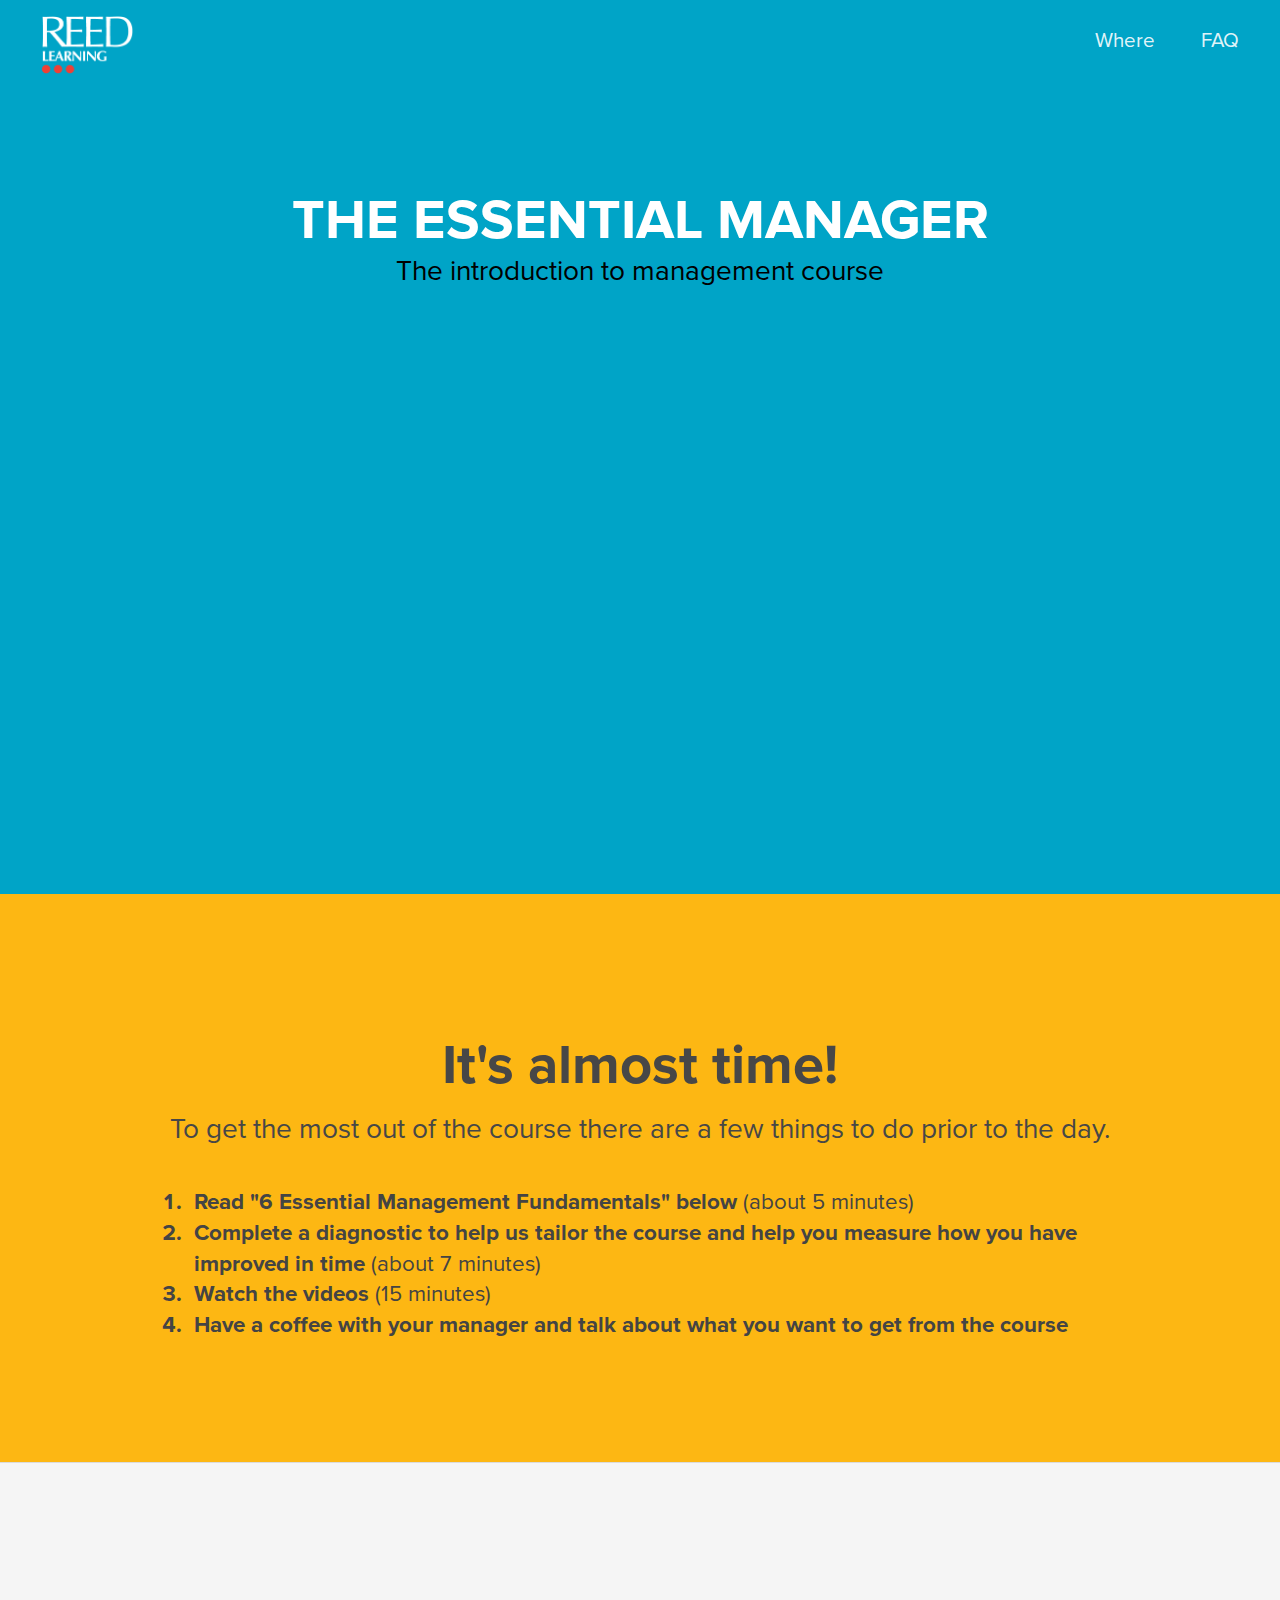
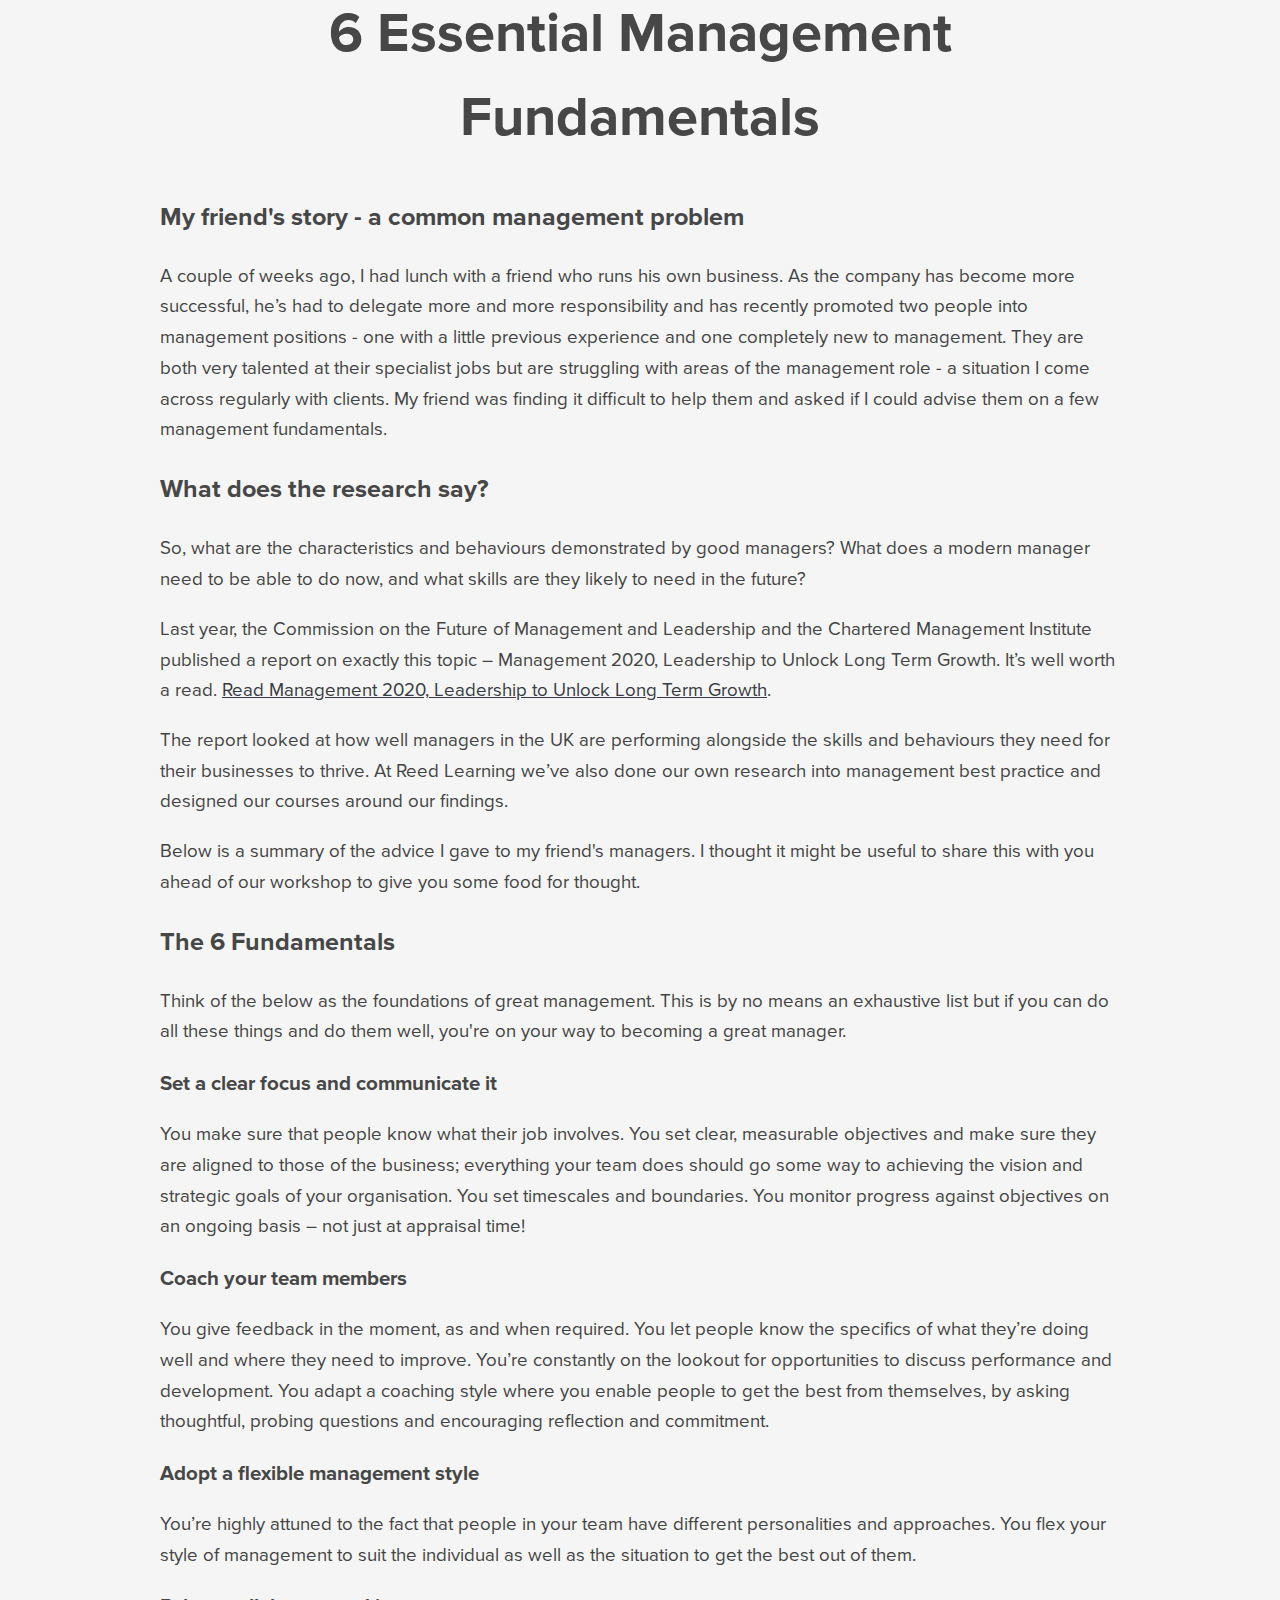
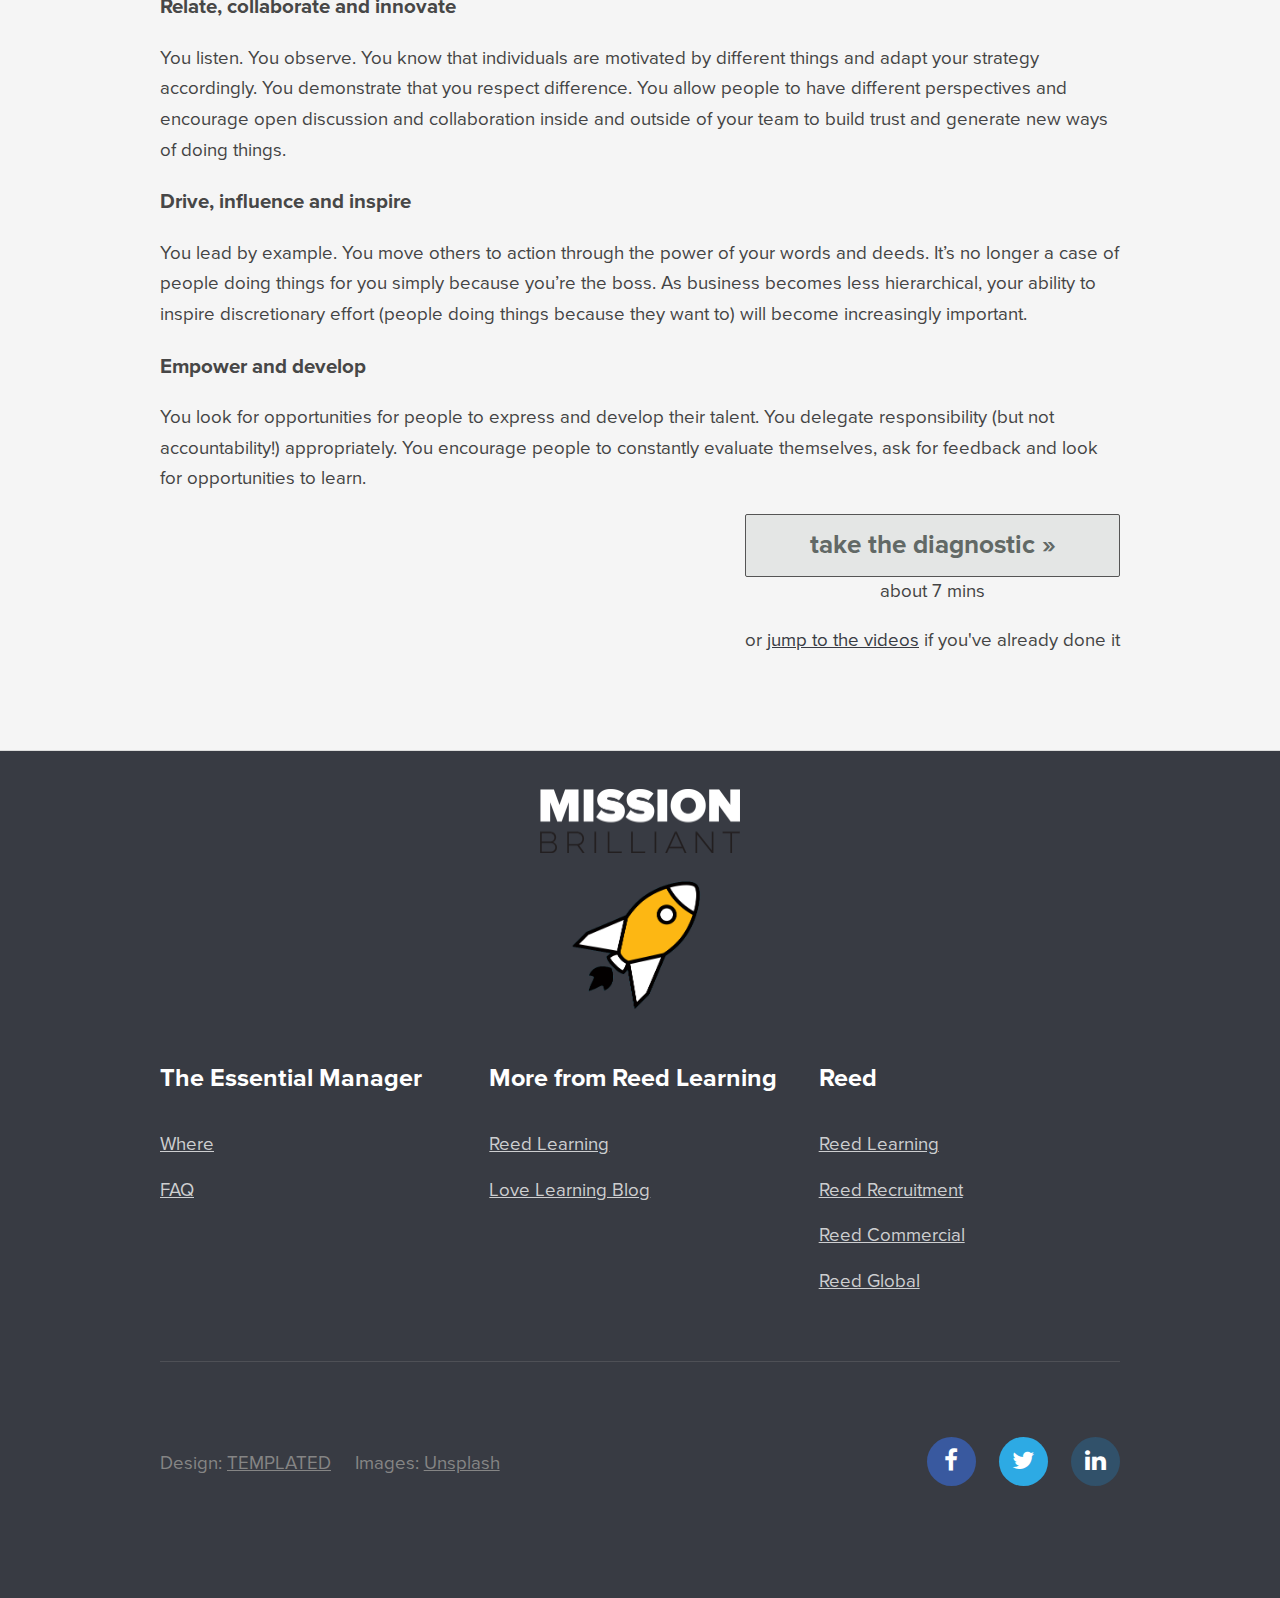
<file: index.html>
<!DOCTYPE html>
<!--
	Transit by TEMPLATED
	templated.co @templatedco
	Released for free under the Creative Commons Attribution 3.0 license (templated.co/license)
-->
<html lang="en">
	<head>
		<meta charset="UTF-8">
		<title>The Essential Manager</title>
		<meta http-equiv="content-type" content="text/html; charset=utf-8" />
		<meta name="description" content="" />
		<meta name="keywords" content="" />
		<!--[if lte IE 8]><script src="js/html5shiv.js"></script><![endif]-->
		<script src="js/jquery.min.js"></script>
		<script src="js/skel.min.js"></script>
		<script src="js/skel-layers.min.js"></script>
		<script src="js/init.js"></script>
		<noscript>
			<link rel="stylesheet" href="css/skel.css" />
			<link rel="stylesheet" href="css/style.css" />
			<link rel="stylesheet" href="css/style-xlarge.css" />
		</noscript>
	</head>
	<body class="landing">

		<!-- Header -->
			<header id="header">
				<a href="/"><img src="images/logo.png" class="logo"></a>
				<nav id="nav">
					<ul>
						<li><a href="where.html">Where</a></li>
						<li><a href="faq.html">FAQ</a></li>
					</ul>
				</nav>
			</header>

		<!-- Banner -->
			<section id="banner">
				<h2>The Essential Manager</h2>
				<p class="subtitle">The introduction to management course</p>

				<div style="max-width: 640px; margin-top: 30px; margin-left: auto; margin-right: auto;">
					<div class="video-container">
	        	<iframe src="https://www.youtube.com/embed/WN3Utv0pDog?rel=0&amp;showinfo=0" frameborder="0" width="560" height="315"></iframe>
					</div>
				</div>
			</section>

			<section class="wrapper style2">
				<div class="container">
					<header class="major">
						<h2>It's almost time!</h2>
						<p class="todo-list__subtitle">To get the most out of the course there are a few things to do prior to the day.</p>
					</header>

					<ol class="todo-list">
						<li>Read "6 Essential Management Fundamentals" below <span class="todo-list__time">(about 5 minutes)</span></li>

						<li>Complete a diagnostic to help us tailor the course and help you measure how you have improved in time <span class="todo-list__time">(about 7 minutes)</span></li>

						<li>Watch the videos <span class="todo-list__time">(15 minutes)</span></li>

						<li>Have a coffee with your manager and talk about what you want to get from the course</li>
					</ol>
				</div>
			</section>

			<section class="wrapper style1">
				<div class="container">
					<header class="major">
						<h2>6 Essential Management Fundamentals</h2>
					</header>

					<h3>My friend's story - a common management problem</h3>

					<p>A couple of weeks ago, I had lunch with a friend who runs his own business. As 
					the company has become more successful, he’s had to delegate more and more 
					responsibility and has recently promoted two people into management positions 
					- one with a little previous experience and one completely new to management.
					They are both very talented at their specialist jobs but are struggling with areas 
					of the management role - a situation I come across regularly with clients. My 
					friend was finding it difficult to help them and asked if I could advise them on a 
					few management fundamentals.</p>

					<h3>What does the research say?</h3>

					<p>So, what are the characteristics and behaviours demonstrated by good 
					managers? What does a modern manager need to be able to do now, and what 
					skills are they likely to need in the future?</p>

					<p>Last year, the Commission on the Future of Management and Leadership and the 
					Chartered Management Institute published a report on exactly this topic – 
					Management 2020, Leadership to Unlock Long Term Growth. It’s well worth a 
					read. <a href="http://www.managers.org.uk/~/media/Files/PDF/M2020/Management%202020%20-%20Leadership%20to%20unlock%20long-term%20growth.pdf">Read Management 2020, Leadership to Unlock Long Term Growth</a>.</p>

					<p>The report looked at how well managers in the UK are performing alongside the 
					skills and behaviours they need for their businesses to thrive. At Reed Learning 
					we’ve also done our own research into management best practice and designed 
					our courses around our findings.</p>

					<p>Below is a summary of the advice I gave to my friend's managers. I thought it 
					might be useful to share this with you ahead of our workshop to give you some 
					food for thought. </p>

					<h3>The 6 Fundamentals</h3>

					<p>Think of the below as the foundations of great management. This is by no means 
					an exhaustive list but if you can do all these things and do them well, you're on 
					your way to becoming a great manager.</p>

					<h4>Set a clear focus and communicate it</h4>

					<p>You make sure that people know what their job involves. You set clear, 
					measurable objectives and make sure they are aligned to those of the business; 
					everything your team does should go some way to achieving the vision and 
					strategic goals of your organisation. You set timescales and boundaries. You 
					monitor progress against objectives on an ongoing basis – not just at appraisal 
					time! </p>

					<h4>Coach your team members</h4>

					<p>You give feedback in the moment, as and when required. You let people know the 
					specifics of what they’re doing well and where they need to improve. You’re 
					constantly on the lookout for opportunities to discuss performance and 
					development. You adapt a coaching style where you enable people to get the best 
					from themselves, by asking thoughtful, probing questions and encouraging 
					reflection and commitment.</p>

					<h4>Adopt a flexible management style</h4>

					<p>You’re highly attuned to the fact that people in your team have different 
					personalities and approaches. You flex your style of management to suit the 
					individual as well as the situation to get the best out of them. </p>

					<h4>Relate, collaborate and innovate</h4>

					<p>You listen. You observe. You know that individuals are motivated by different 
					things and adapt your strategy accordingly. You demonstrate that you respect 
					difference. You allow people to have different perspectives and encourage open 
					discussion and collaboration inside and outside of your team to build trust and 
					generate new ways of doing things.</p>

					<h4>Drive, influence and inspire</h4>

					<p>You lead by example. You move others to action through the power of your 
					words and deeds. It’s no longer a case of people doing things for you simply 
					because you’re the boss. As business becomes less hierarchical, your ability to 
					inspire discretionary effort (people doing things because they want to) will 
					become increasingly important.</p>

					<h4>Empower and develop</h4>

					<p>You look for opportunities for people to express and develop their talent. You 
					delegate responsibility (but not accountability!) appropriately.  You encourage 
					people to constantly evaluate themselves, ask for feedback and look for 
					opportunities to learn.</p>

					<div class="diagnostic-cta">
						<a class="typeform-button" href="diagnostic.html">take the diagnostic &raquo;</a>
						about 7 mins
						<p>or <a href="prelearning.html">jump to the videos</a> if you've already done it</p>
					</div>
					<div style="clear:both;"></div>
				</div>
			</section>

		<!-- Footer -->
			<footer id="footer">
				<div class="container">
					<div class="mission-brilliant">
						<img src="images/mission-brilliant.png">
						<img src="images/rocket-2.png">
					</div>
					<section class="links">
						<div class="row">
							<section class="4u 6u$(medium) 12u$(small)">
								<h3>The Essential Manager</h3>
								<ul class="unstyled">
									<li><a href="where.html">Where</a></li>
									<li><a href="faq.html">FAQ</a></li>
								</ul>
							</section>
							<section class="4u 6u(medium) 12u$(small)">
								<h3>More from Reed Learning</h3>
								<ul class="unstyled">
									<li><a href="http://www.reedlearning.co.uk">Reed Learning</a></li>
									<li><a href="http://www.reedlearning.com/about-us/blog">Love Learning Blog</a></li>
								</ul>
							</section>
							<section class="4u$ 6u$(medium) 12u$(small)">
								<h3>Reed</h3>
								<ul class="unstyled">
									<li><a href="http://www.reedlearning.co.uk">Reed Learning</a></li>
									<li><a href="http://www.reed.co.uk">Reed Recruitment</a></li>
									<li><a href="http://www.reedcommercial.com/">Reed Commercial</a></li>
									<li><a href="http://www.reedglobal.com/">Reed Global</a></li>
								</ul>
							</section>
						</div>
					</section>
					<div class="row">
						<div class="8u 12u$(medium)">
							<ul class="copyright">
								<li>Design: <a rel="nofollow" href="http://templated.co">TEMPLATED</a></li>
								<li>Images: <a rel="nofollow" href="http://unsplash.com">Unsplash</a></li>
							</ul>
						</div>
						<div class="4u$ 12u$(medium)">
							<ul class="icons">
								<li>
									<a href="http://www.facebook.com/reedlearning" class="icon rounded fa-facebook"><span class="label">Facebook</span></a>
								</li>
								<li>
									<a href="http://twitter.com/reedlearning" class="icon rounded fa-twitter"><span class="label">Twitter</span></a>
								</li>
								<li>
									<a href="https://www.linkedin.com/company/reedlearning" class="icon rounded fa-linkedin"><span class="label">LinkedIn</span></a>
								</li>
							</ul>
						</div>
					</div>
				</div>
			</footer>

	</body>
</html>
</file>
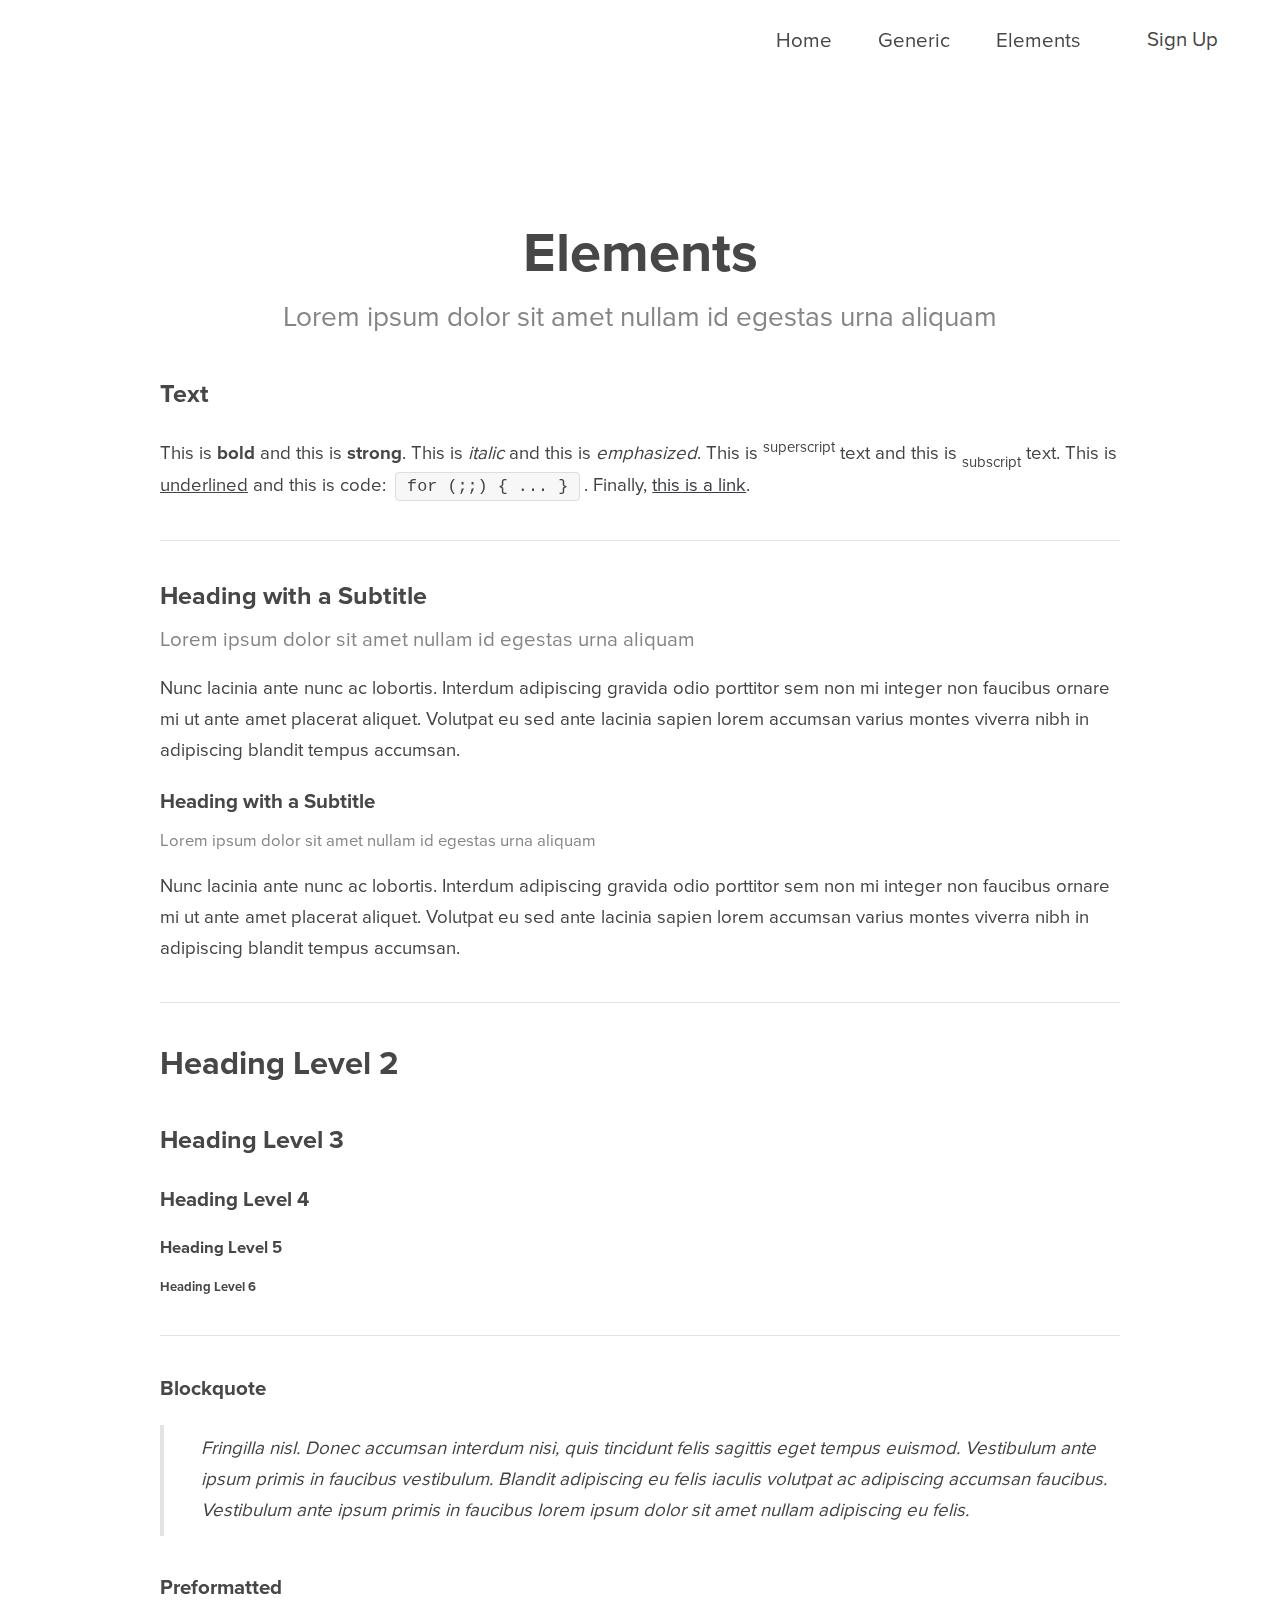
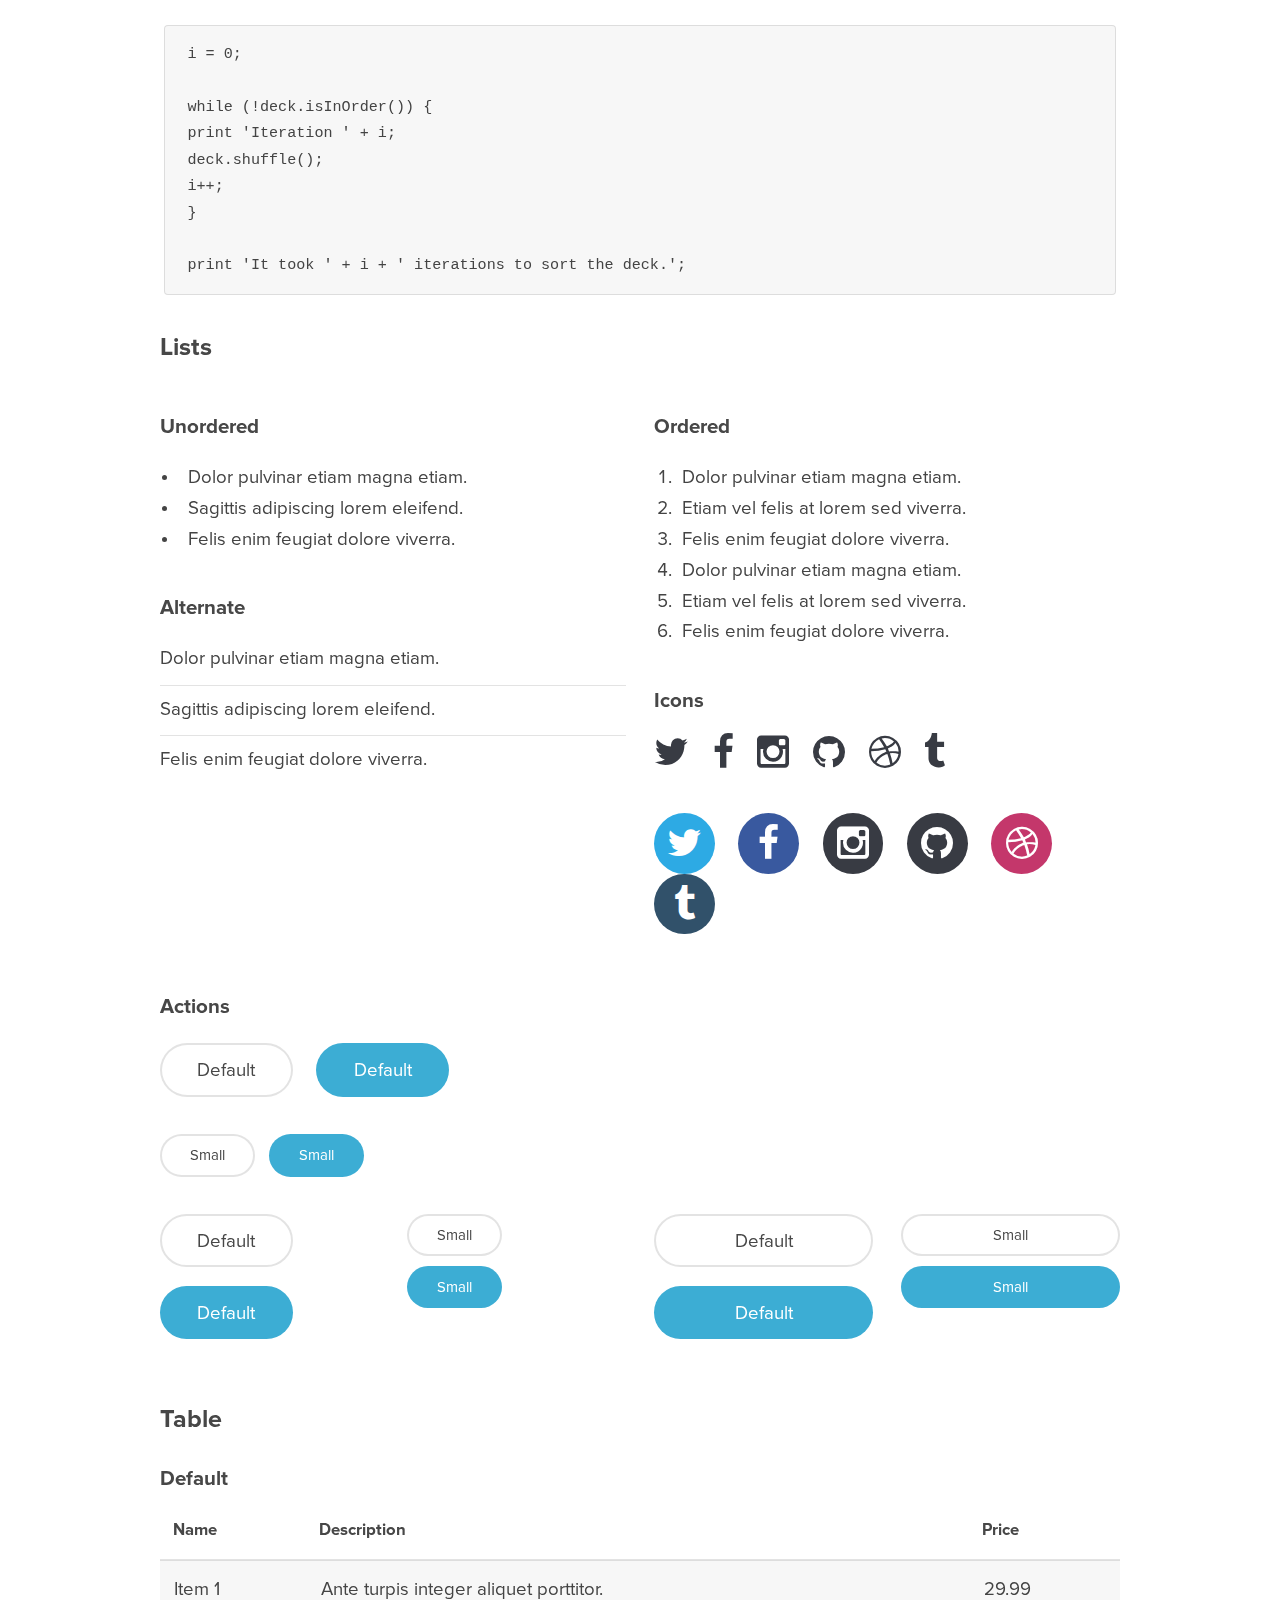
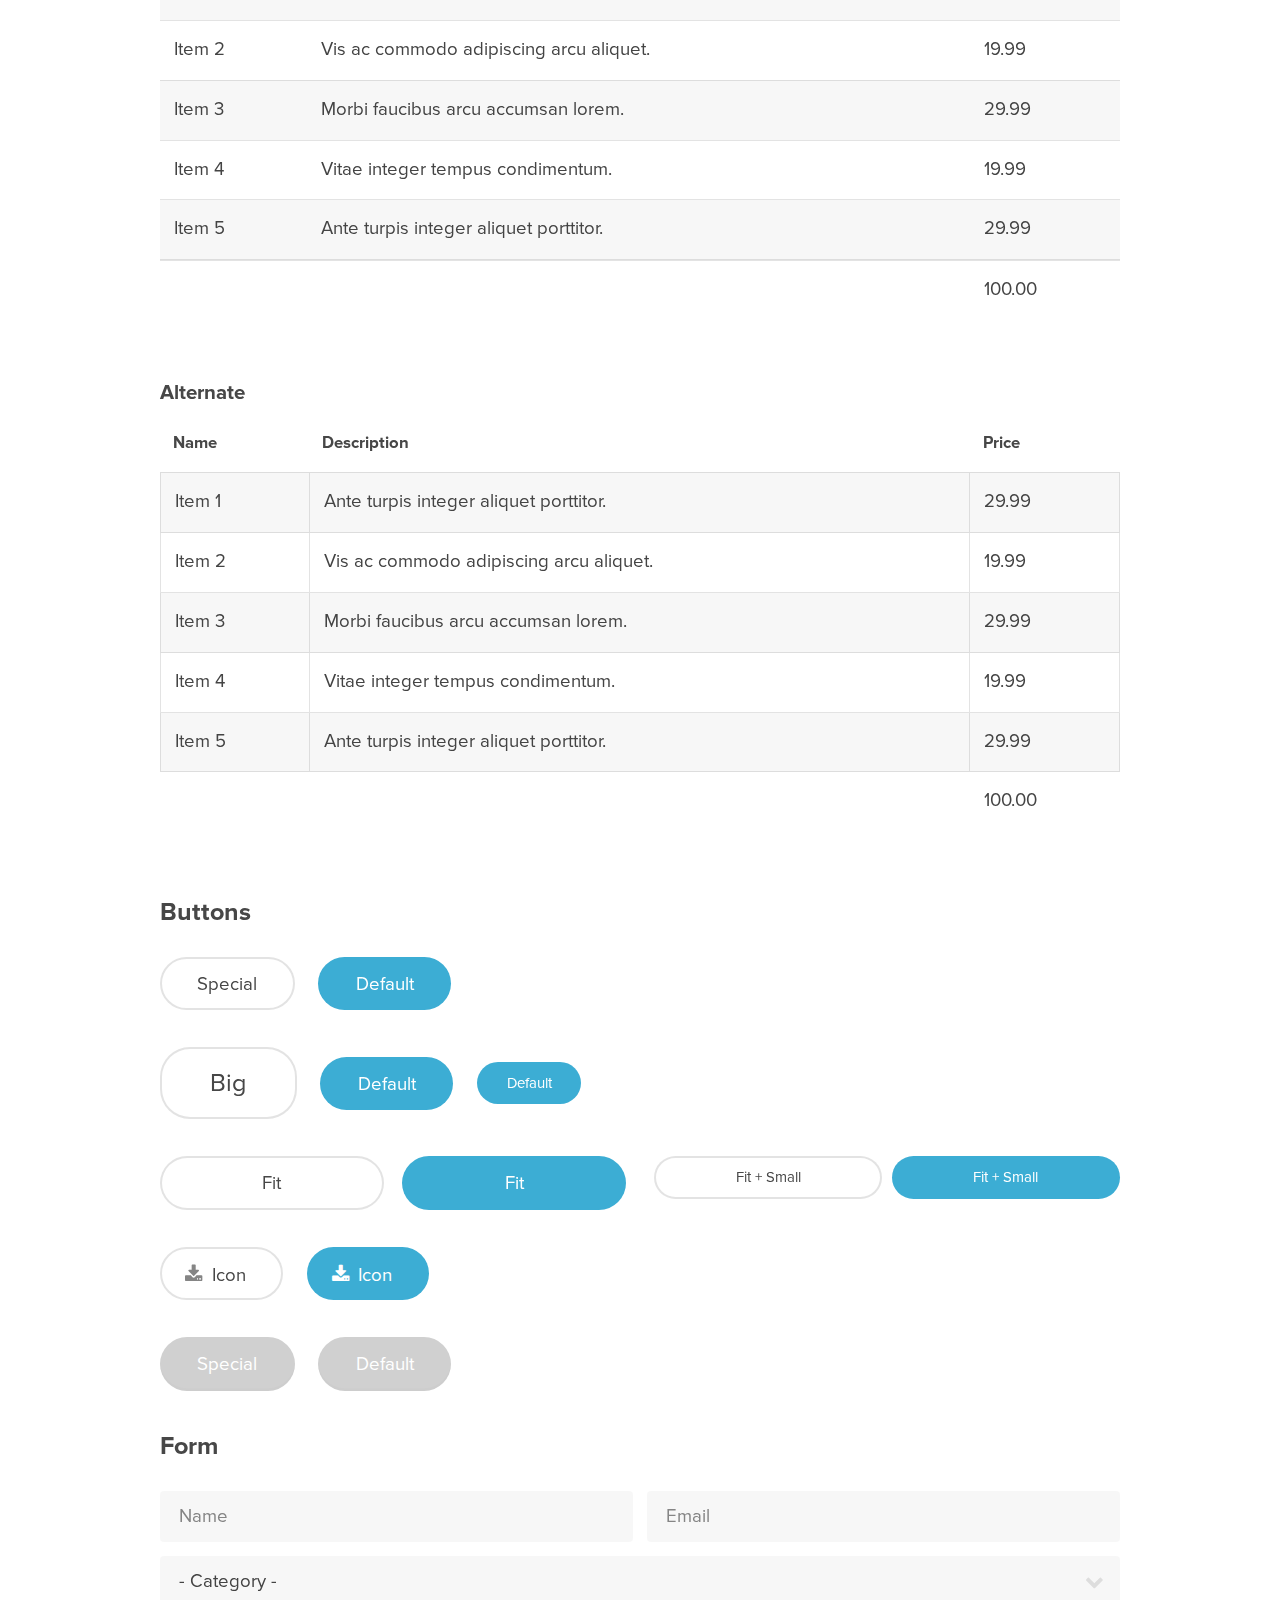
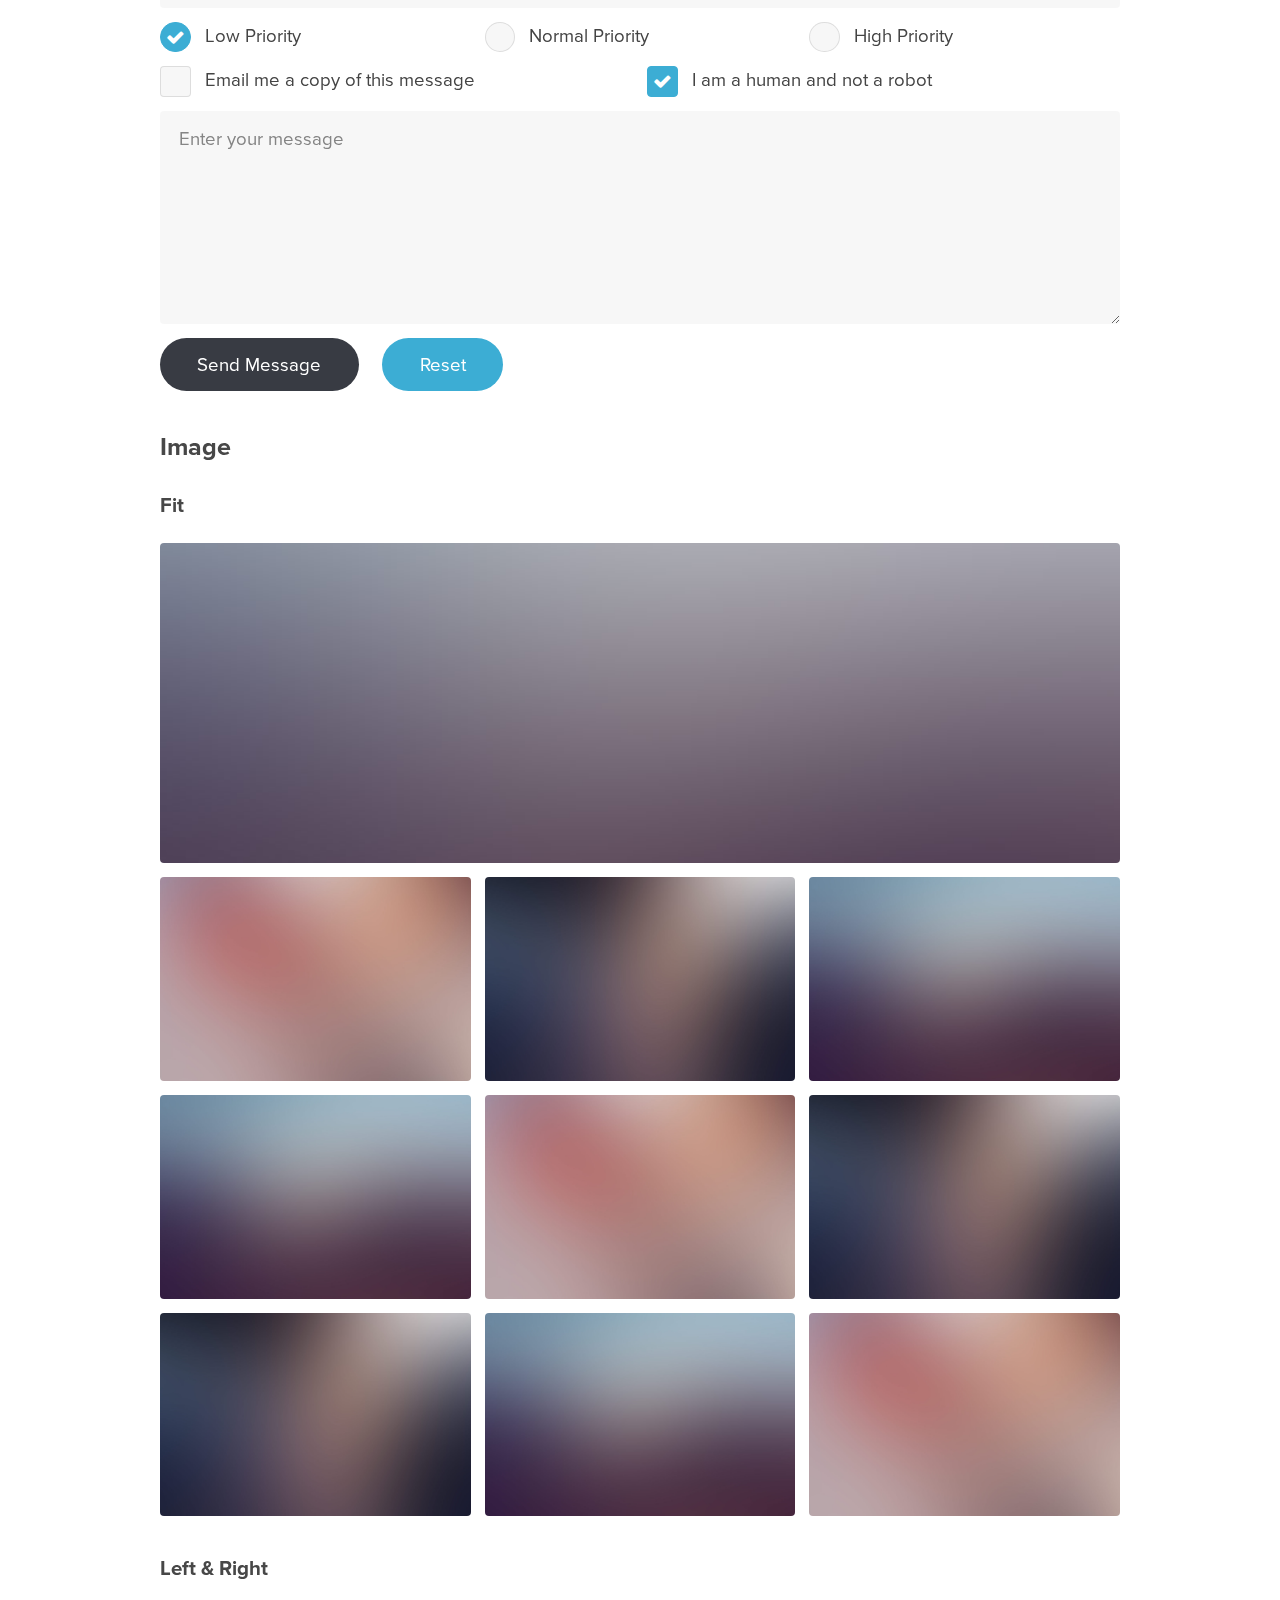
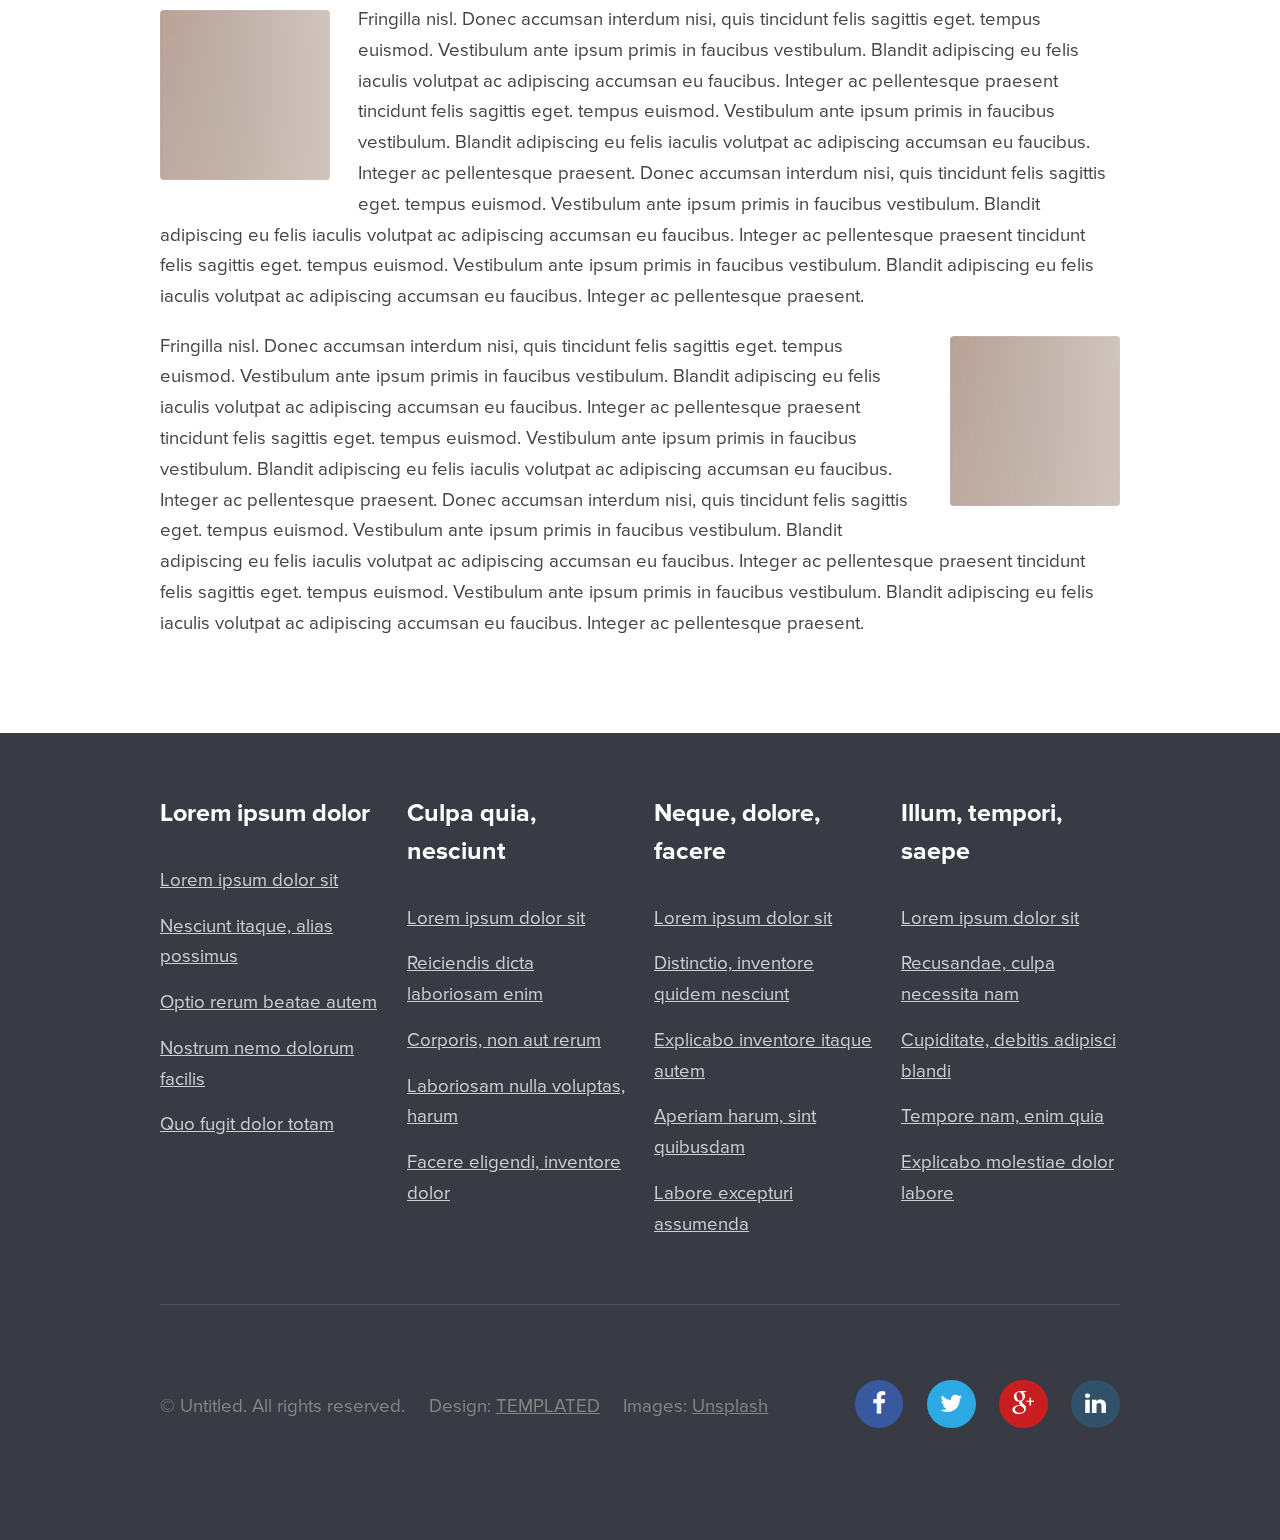
<file: elements.html>
<!DOCTYPE html>
<!--
	Transit by TEMPLATED
	templated.co @templatedco
	Released for free under the Creative Commons Attribution 3.0 license (templated.co/license)
-->
<html lang="en">
	<head>
		<meta charset="UTF-8">
		<title>Elements - Transit by TEMPLATED</title>
		<meta http-equiv="content-type" content="text/html; charset=utf-8" />
		<meta name="description" content="" />
		<meta name="keywords" content="" />
		<!--[if lte IE 8]><script src="js/html5shiv.js"></script><![endif]-->
		<script src="js/jquery.min.js"></script>
		<script src="js/skel.min.js"></script>
		<script src="js/skel-layers.min.js"></script>
		<script src="js/init.js"></script>
		<noscript>
			<link rel="stylesheet" href="css/skel.css" />
			<link rel="stylesheet" href="css/style.css" />
			<link rel="stylesheet" href="css/style-xlarge.css" />
		</noscript>
	</head>
	<body>

		<!-- Header -->
			<header id="header">
				<h1><a href="index.html">Transit</a></h1>
				<nav id="nav">
					<ul>
						<li><a href="index.html">Home</a></li>
						<li><a href="generic.html">Generic</a></li>
						<li><a href="elements.html">Elements</a></li>
						<li><a href="#" class="button special">Sign Up</a></li>
					</ul>
				</nav>
			</header>

		<!-- Main -->
			<section id="main" class="wrapper">
				<div class="container">

					<header class="major">
						<h2>Elements</h2>
						<p>Lorem ipsum dolor sit amet nullam id egestas urna aliquam</p>
					</header>

					<!-- Text -->
						<section>
							<h3>Text</h3>
							<p>This is <b>bold</b> and this is <strong>strong</strong>. This is <i>italic</i> and this is <em>emphasized</em>.
							This is <sup>superscript</sup> text and this is <sub>subscript</sub> text.
							This is <u>underlined</u> and this is code: <code>for (;;) { ... }</code>. Finally, <a href="#">this is a link</a>.</p>

							<hr />

							<header>
								<h3>Heading with a Subtitle</h3>
								<p>Lorem ipsum dolor sit amet nullam id egestas urna aliquam</p>
							</header>
							<p>Nunc lacinia ante nunc ac lobortis. Interdum adipiscing gravida odio porttitor sem non mi integer non faucibus ornare mi ut ante amet placerat aliquet. Volutpat eu sed ante lacinia sapien lorem accumsan varius montes viverra nibh in adipiscing blandit tempus accumsan.</p>
							<header>
								<h4>Heading with a Subtitle</h4>
								<p>Lorem ipsum dolor sit amet nullam id egestas urna aliquam</p>
							</header>
							<p>Nunc lacinia ante nunc ac lobortis. Interdum adipiscing gravida odio porttitor sem non mi integer non faucibus ornare mi ut ante amet placerat aliquet. Volutpat eu sed ante lacinia sapien lorem accumsan varius montes viverra nibh in adipiscing blandit tempus accumsan.</p>

							<hr />

							<h2>Heading Level 2</h2>
							<h3>Heading Level 3</h3>
							<h4>Heading Level 4</h4>
							<h5>Heading Level 5</h5>
							<h6>Heading Level 6</h6>

							<hr />

							<h4>Blockquote</h4>
							<blockquote>Fringilla nisl. Donec accumsan interdum nisi, quis tincidunt felis sagittis eget tempus euismod. Vestibulum ante ipsum primis in faucibus vestibulum. Blandit adipiscing eu felis iaculis volutpat ac adipiscing accumsan faucibus. Vestibulum ante ipsum primis in faucibus lorem ipsum dolor sit amet nullam adipiscing eu felis.</blockquote>

							<h4>Preformatted</h4>
							<pre><code>i = 0;

while (!deck.isInOrder()) {
print 'Iteration ' + i;
deck.shuffle();
i++;
}

print 'It took ' + i + ' iterations to sort the deck.';</code></pre>
						</section>

					<!-- Lists -->
						<section>
							<h3>Lists</h3>
							<div class="row">
								<div class="6u 12u(3)">

									<h4>Unordered</h4>
									<ul>
										<li>Dolor pulvinar etiam magna etiam.</li>
										<li>Sagittis adipiscing lorem eleifend.</li>
										<li>Felis enim feugiat dolore viverra.</li>
									</ul>

									<h4>Alternate</h4>
									<ul class="alt">
										<li>Dolor pulvinar etiam magna etiam.</li>
										<li>Sagittis adipiscing lorem eleifend.</li>
										<li>Felis enim feugiat dolore viverra.</li>
									</ul>

								</div>
								<div class="6u 12u(3)">

									<h4>Ordered</h4>
									<ol>
										<li>Dolor pulvinar etiam magna etiam.</li>
										<li>Etiam vel felis at lorem sed viverra.</li>
										<li>Felis enim feugiat dolore viverra.</li>
										<li>Dolor pulvinar etiam magna etiam.</li>
										<li>Etiam vel felis at lorem sed viverra.</li>
										<li>Felis enim feugiat dolore viverra.</li>
									</ol>

									<h4>Icons</h4>
									<ul class="icons">
										<li><a href="#" class="icon fa-twitter"><span class="label">Twitter</span></a></li>
										<li><a href="#" class="icon fa-facebook"><span class="label">Facebook</span></a></li>
										<li><a href="#" class="icon fa-instagram"><span class="label">Instagram</span></a></li>
										<li><a href="#" class="icon fa-github"><span class="label">Github</span></a></li>
										<li><a href="#" class="icon fa-dribbble"><span class="label">Dribbble</span></a></li>
										<li><a href="#" class="icon fa-tumblr"><span class="label">Tumblr</span></a></li>
									</ul>
									<ul class="icons">
										<li><a href="#" class="icon rounded fa-twitter"><span class="label">Twitter</span></a></li>
										<li><a href="#" class="icon rounded fa-facebook"><span class="label">Facebook</span></a></li>
										<li><a href="#" class="icon rounded fa-instagram"><span class="label">Instagram</span></a></li>
										<li><a href="#" class="icon rounded fa-github"><span class="label">Github</span></a></li>
										<li><a href="#" class="icon rounded fa-dribbble"><span class="label">Dribbble</span></a></li>
										<li><a href="#" class="icon rounded fa-tumblr"><span class="label">Tumblr</span></a></li>
									</ul>

								</div>
							</div>

							<h4>Actions</h4>
							<ul class="actions">
								<li><a href="#" class="button alt">Default</a></li>
								<li><a href="#" class="button">Default</a></li>
							</ul>
							<ul class="actions small">
								<li><a href="#" class="button alt small">Small</a></li>
								<li><a href="#" class="button small">Small</a></li>
							</ul>
							<div class="row">
								<div class="3u 6u(2) 12u$(3)">
									<ul class="actions vertical">
										<li><a href="#" class="button alt">Default</a></li>
										<li><a href="#" class="button">Default</a></li>
									</ul>
								</div>
								<div class="3u 6u$(2) 12u$(3)">
									<ul class="actions vertical small">
										<li><a href="#" class="button alt small">Small</a></li>
										<li><a href="#" class="button small">Small</a></li>
									</ul>
								</div>
								<div class="3u 6u(2) 12u$(3)">
									<ul class="actions vertical">
										<li><a href="#" class="button alt fit">Default</a></li>
										<li><a href="#" class="button fit">Default</a></li>
									</ul>
								</div>
								<div class="3u 6u$(2) 12u$(3)">
									<ul class="actions vertical small">
										<li><a href="#" class="button alt small fit">Small</a></li>
										<li><a href="#" class="button small fit">Small</a></li>
									</ul>
								</div>
							</div>
						</section>

					<!-- Table -->
						<section>
							<h3>Table</h3>
							<h4>Default</h4>
							<div class="table-wrapper">
								<table>
									<thead>
										<tr>
											<th>Name</th>
											<th>Description</th>
											<th>Price</th>
										</tr>
									</thead>
									<tbody>
										<tr>
											<td>Item 1</td>
											<td>Ante turpis integer aliquet porttitor.</td>
											<td>29.99</td>
										</tr>
										<tr>
											<td>Item 2</td>
											<td>Vis ac commodo adipiscing arcu aliquet.</td>
											<td>19.99</td>
										</tr>
										<tr>
											<td>Item 3</td>
											<td> Morbi faucibus arcu accumsan lorem.</td>
											<td>29.99</td>
										</tr>
										<tr>
											<td>Item 4</td>
											<td>Vitae integer tempus condimentum.</td>
											<td>19.99</td>
										</tr>
										<tr>
											<td>Item 5</td>
											<td>Ante turpis integer aliquet porttitor.</td>
											<td>29.99</td>
										</tr>
									</tbody>
									<tfoot>
										<tr>
											<td colspan="2"></td>
											<td>100.00</td>
										</tr>
									</tfoot>
								</table>
							</div>
							<h4>Alternate</h4>
							<div class="table-wrapper">
								<table class="alt">
									<thead>
										<tr>
											<th>Name</th>
											<th>Description</th>
											<th>Price</th>
										</tr>
									</thead>
									<tbody>
										<tr>
											<td>Item 1</td>
											<td>Ante turpis integer aliquet porttitor.</td>
											<td>29.99</td>
										</tr>
										<tr>
											<td>Item 2</td>
											<td>Vis ac commodo adipiscing arcu aliquet.</td>
											<td>19.99</td>
										</tr>
										<tr>
											<td>Item 3</td>
											<td> Morbi faucibus arcu accumsan lorem.</td>
											<td>29.99</td>
										</tr>
										<tr>
											<td>Item 4</td>
											<td>Vitae integer tempus condimentum.</td>
											<td>19.99</td>
										</tr>
										<tr>
											<td>Item 5</td>
											<td>Ante turpis integer aliquet porttitor.</td>
											<td>29.99</td>
										</tr>
									</tbody>
									<tfoot>
										<tr>
											<td colspan="2"></td>
											<td>100.00</td>
										</tr>
									</tfoot>
								</table>
							</div>
						</section>

					<!-- Buttons -->
						<section>
							<h3>Buttons</h3>
							<ul class="actions">
								<li><a href="#" class="button alt">Special</a></li>
								<li><a href="#" class="button">Default</a></li>
							</ul>
							<ul class="actions">
								<li><a href="#" class="button alt big">Big</a></li>
								<li><a href="#" class="button">Default</a></li>
								<li><a href="#" class="button small">Default</a></li>
							</ul>
							<div class="row">
								<div class="6u 12u$(3)">
									<ul class="actions fit">
										<li><a href="#" class="button alt fit">Fit</a></li>
										<li><a href="#" class="button fit">Fit</a></li>
									</ul>
								</div>
								<div class="6u$ 12u$(3)">
									<ul class="actions fit small">
										<li><a href="#" class="button alt fit small">Fit + Small</a></li>
										<li><a href="#" class="button fit small">Fit + Small</a></li>
									</ul>
								</div>
							</div>
							<ul class="actions">
								<li><a href="#" class="button alt icon fa-download">Icon</a></li>
								<li><a href="#" class="button icon fa-download">Icon</a></li>
							</ul>
							<ul class="actions">
								<li><span class="button alt disabled">Special</span></li>
								<li><span class="button disabled">Default</span></li>
							</ul>
						</section>

					<!-- Form -->
						<section>
							<h3>Form</h3>
							<form method="post" action="#">
								<div class="row uniform 50%">
									<div class="6u 12u$(4)">
										<input type="text" name="name" id="name" value="" placeholder="Name" />
									</div>
									<div class="6u$ 12u$(4)">
										<input type="email" name="email" id="email" value="" placeholder="Email" />
									</div>
									<div class="12u$">
										<div class="select-wrapper">
											<select name="category" id="category">
												<option value="">- Category -</option>
												<option value="1">Manufacturing</option>
												<option value="1">Shipping</option>
												<option value="1">Administration</option>
												<option value="1">Human Resources</option>
											</select>
										</div>
									</div>
									<div class="4u 12u$(3)">
										<input type="radio" id="priority-low" name="priority" checked>
										<label for="priority-low">Low Priority</label>
									</div>
									<div class="4u 12u$(3)">
										<input type="radio" id="priority-normal" name="priority">
										<label for="priority-normal">Normal Priority</label>
									</div>
									<div class="4u$ 12u$(3)">
										<input type="radio" id="priority-high" name="priority">
										<label for="priority-high">High Priority</label>
									</div>
									<div class="6u 12u$(3)">
										<input type="checkbox" id="copy" name="copy">
										<label for="copy">Email me a copy of this message</label>
									</div>
									<div class="6u$ 12u$(3)">
										<input type="checkbox" id="human" name="human" checked>
										<label for="human">I am a human and not a robot</label>
									</div>
									<div class="12u$">
										<textarea name="message" id="message" placeholder="Enter your message" rows="6"></textarea>
									</div>
									<div class="12u$">
										<ul class="actions">
											<li><input type="submit" value="Send Message" class="special" /></li>
											<li><input type="reset" value="Reset" /></li>
										</ul>
									</div>
								</div>
							</form>
						</section>

					<!-- Image -->
						<section>
							<h3>Image</h3>
							<h4>Fit</h4>
							<div class="box alt">
								<div class="row 50% uniform">
									<div class="12u$"><span class="image fit"><img src="images/pic07.jpg" alt="" /></span></div>
									<div class="4u"><span class="image fit"><img src="images/pic02.jpg" alt="" /></span></div>
									<div class="4u"><span class="image fit"><img src="images/pic03.jpg" alt="" /></span></div>
									<div class="4u$"><span class="image fit"><img src="images/pic04.jpg" alt="" /></span></div>
									<div class="4u"><span class="image fit"><img src="images/pic04.jpg" alt="" /></span></div>
									<div class="4u"><span class="image fit"><img src="images/pic02.jpg" alt="" /></span></div>
									<div class="4u$"><span class="image fit"><img src="images/pic03.jpg" alt="" /></span></div>
									<div class="4u"><span class="image fit"><img src="images/pic03.jpg" alt="" /></span></div>
									<div class="4u"><span class="image fit"><img src="images/pic04.jpg" alt="" /></span></div>
									<div class="4u$"><span class="image fit"><img src="images/pic02.jpg" alt="" /></span></div>
								</div>
							</div>

							<h4>Left &amp; Right</h4>
							<p><span class="image left"><img src="images/pic08.jpg" alt="" /></span>Fringilla nisl. Donec accumsan interdum nisi, quis tincidunt felis sagittis eget. tempus euismod. Vestibulum ante ipsum primis in faucibus vestibulum. Blandit adipiscing eu felis iaculis volutpat ac adipiscing accumsan eu faucibus. Integer ac pellentesque praesent tincidunt felis sagittis eget. tempus euismod. Vestibulum ante ipsum primis in faucibus vestibulum. Blandit adipiscing eu felis iaculis volutpat ac adipiscing accumsan eu faucibus. Integer ac pellentesque praesent. Donec accumsan interdum nisi, quis tincidunt felis sagittis eget. tempus euismod. Vestibulum ante ipsum primis in faucibus vestibulum. Blandit adipiscing eu felis iaculis volutpat ac adipiscing accumsan eu faucibus. Integer ac pellentesque praesent tincidunt felis sagittis eget. tempus euismod. Vestibulum ante ipsum primis in faucibus vestibulum. Blandit adipiscing eu felis iaculis volutpat ac adipiscing accumsan eu faucibus. Integer ac pellentesque praesent.</p>
							<p><span class="image right"><img src="images/pic08.jpg" alt="" /></span>Fringilla nisl. Donec accumsan interdum nisi, quis tincidunt felis sagittis eget. tempus euismod. Vestibulum ante ipsum primis in faucibus vestibulum. Blandit adipiscing eu felis iaculis volutpat ac adipiscing accumsan eu faucibus. Integer ac pellentesque praesent tincidunt felis sagittis eget. tempus euismod. Vestibulum ante ipsum primis in faucibus vestibulum. Blandit adipiscing eu felis iaculis volutpat ac adipiscing accumsan eu faucibus. Integer ac pellentesque praesent. Donec accumsan interdum nisi, quis tincidunt felis sagittis eget. tempus euismod. Vestibulum ante ipsum primis in faucibus vestibulum. Blandit adipiscing eu felis iaculis volutpat ac adipiscing accumsan eu faucibus. Integer ac pellentesque praesent tincidunt felis sagittis eget. tempus euismod. Vestibulum ante ipsum primis in faucibus vestibulum. Blandit adipiscing eu felis iaculis volutpat ac adipiscing accumsan eu faucibus. Integer ac pellentesque praesent.</p>
						</section>

				</div>
			</section>

		<!-- Footer -->
			<footer id="footer">
				<div class="container">
					<section class="links">
						<div class="row">
							<section class="3u 6u(medium) 12u$(small)">
								<h3>Lorem ipsum dolor</h3>
								<ul class="unstyled">
									<li><a href="#">Lorem ipsum dolor sit</a></li>
									<li><a href="#">Nesciunt itaque, alias possimus</a></li>
									<li><a href="#">Optio rerum beatae autem</a></li>
									<li><a href="#">Nostrum nemo dolorum facilis</a></li>
									<li><a href="#">Quo fugit dolor totam</a></li>
								</ul>
							</section>
							<section class="3u 6u$(medium) 12u$(small)">
								<h3>Culpa quia, nesciunt</h3>
								<ul class="unstyled">
									<li><a href="#">Lorem ipsum dolor sit</a></li>
									<li><a href="#">Reiciendis dicta laboriosam enim</a></li>
									<li><a href="#">Corporis, non aut rerum</a></li>
									<li><a href="#">Laboriosam nulla voluptas, harum</a></li>
									<li><a href="#">Facere eligendi, inventore dolor</a></li>
								</ul>
							</section>
							<section class="3u 6u(medium) 12u$(small)">
								<h3>Neque, dolore, facere</h3>
								<ul class="unstyled">
									<li><a href="#">Lorem ipsum dolor sit</a></li>
									<li><a href="#">Distinctio, inventore quidem nesciunt</a></li>
									<li><a href="#">Explicabo inventore itaque autem</a></li>
									<li><a href="#">Aperiam harum, sint quibusdam</a></li>
									<li><a href="#">Labore excepturi assumenda</a></li>
								</ul>
							</section>
							<section class="3u$ 6u$(medium) 12u$(small)">
								<h3>Illum, tempori, saepe</h3>
								<ul class="unstyled">
									<li><a href="#">Lorem ipsum dolor sit</a></li>
									<li><a href="#">Recusandae, culpa necessita nam</a></li>
									<li><a href="#">Cupiditate, debitis adipisci blandi</a></li>
									<li><a href="#">Tempore nam, enim quia</a></li>
									<li><a href="#">Explicabo molestiae dolor labore</a></li>
								</ul>
							</section>
						</div>
					</section>
					<div class="row">
						<div class="8u 12u$(medium)">
							<ul class="copyright">
								<li>&copy; Untitled. All rights reserved.</li>
								<li>Design: <a href="http://templated.co">TEMPLATED</a></li>
								<li>Images: <a href="http://unsplash.com">Unsplash</a></li>
							</ul>
						</div>
						<div class="4u$ 12u$(medium)">
							<ul class="icons">
								<li>
									<a class="icon rounded fa-facebook"><span class="label">Facebook</span></a>
								</li>
								<li>
									<a class="icon rounded fa-twitter"><span class="label">Twitter</span></a>
								</li>
								<li>
									<a class="icon rounded fa-google-plus"><span class="label">Google+</span></a>
								</li>
								<li>
									<a class="icon rounded fa-linkedin"><span class="label">LinkedIn</span></a>
								</li>
							</ul>
						</div>
					</div>
				</div>
			</footer>

	</body>
</html>
</file>
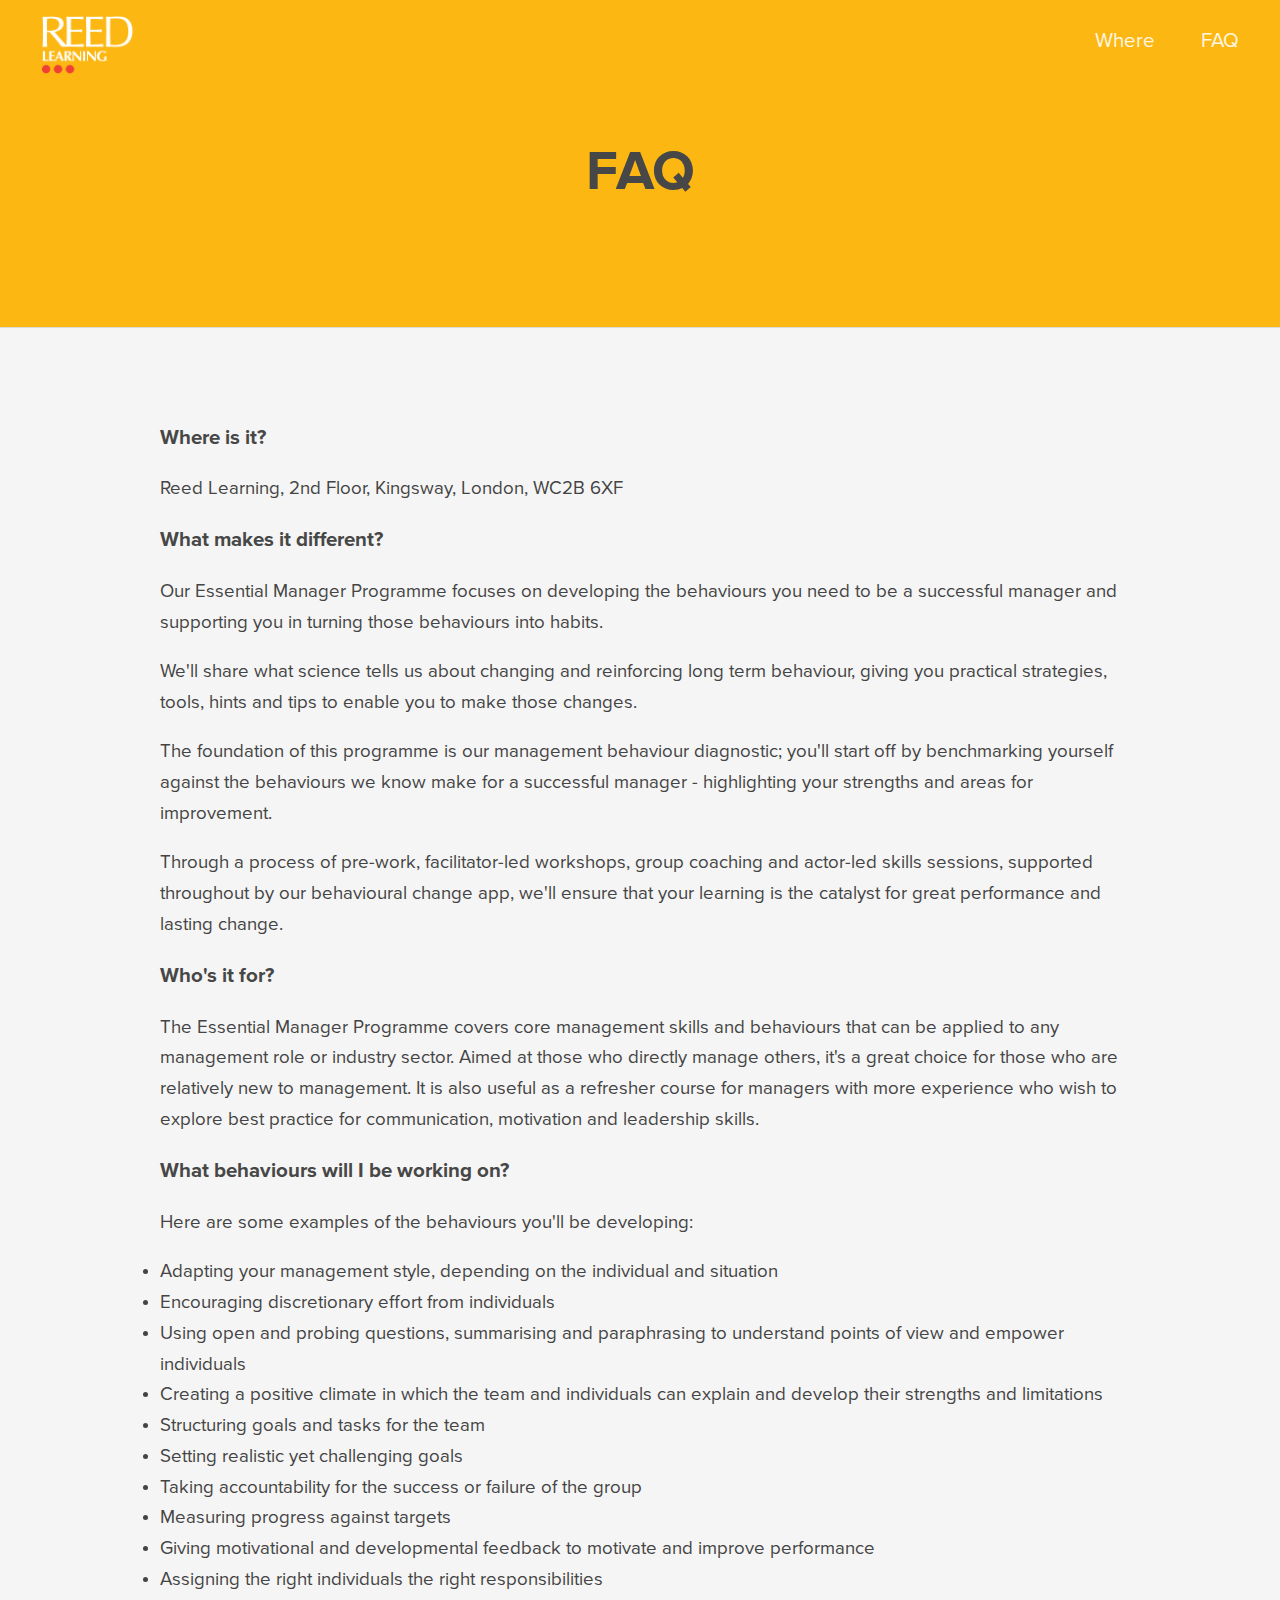
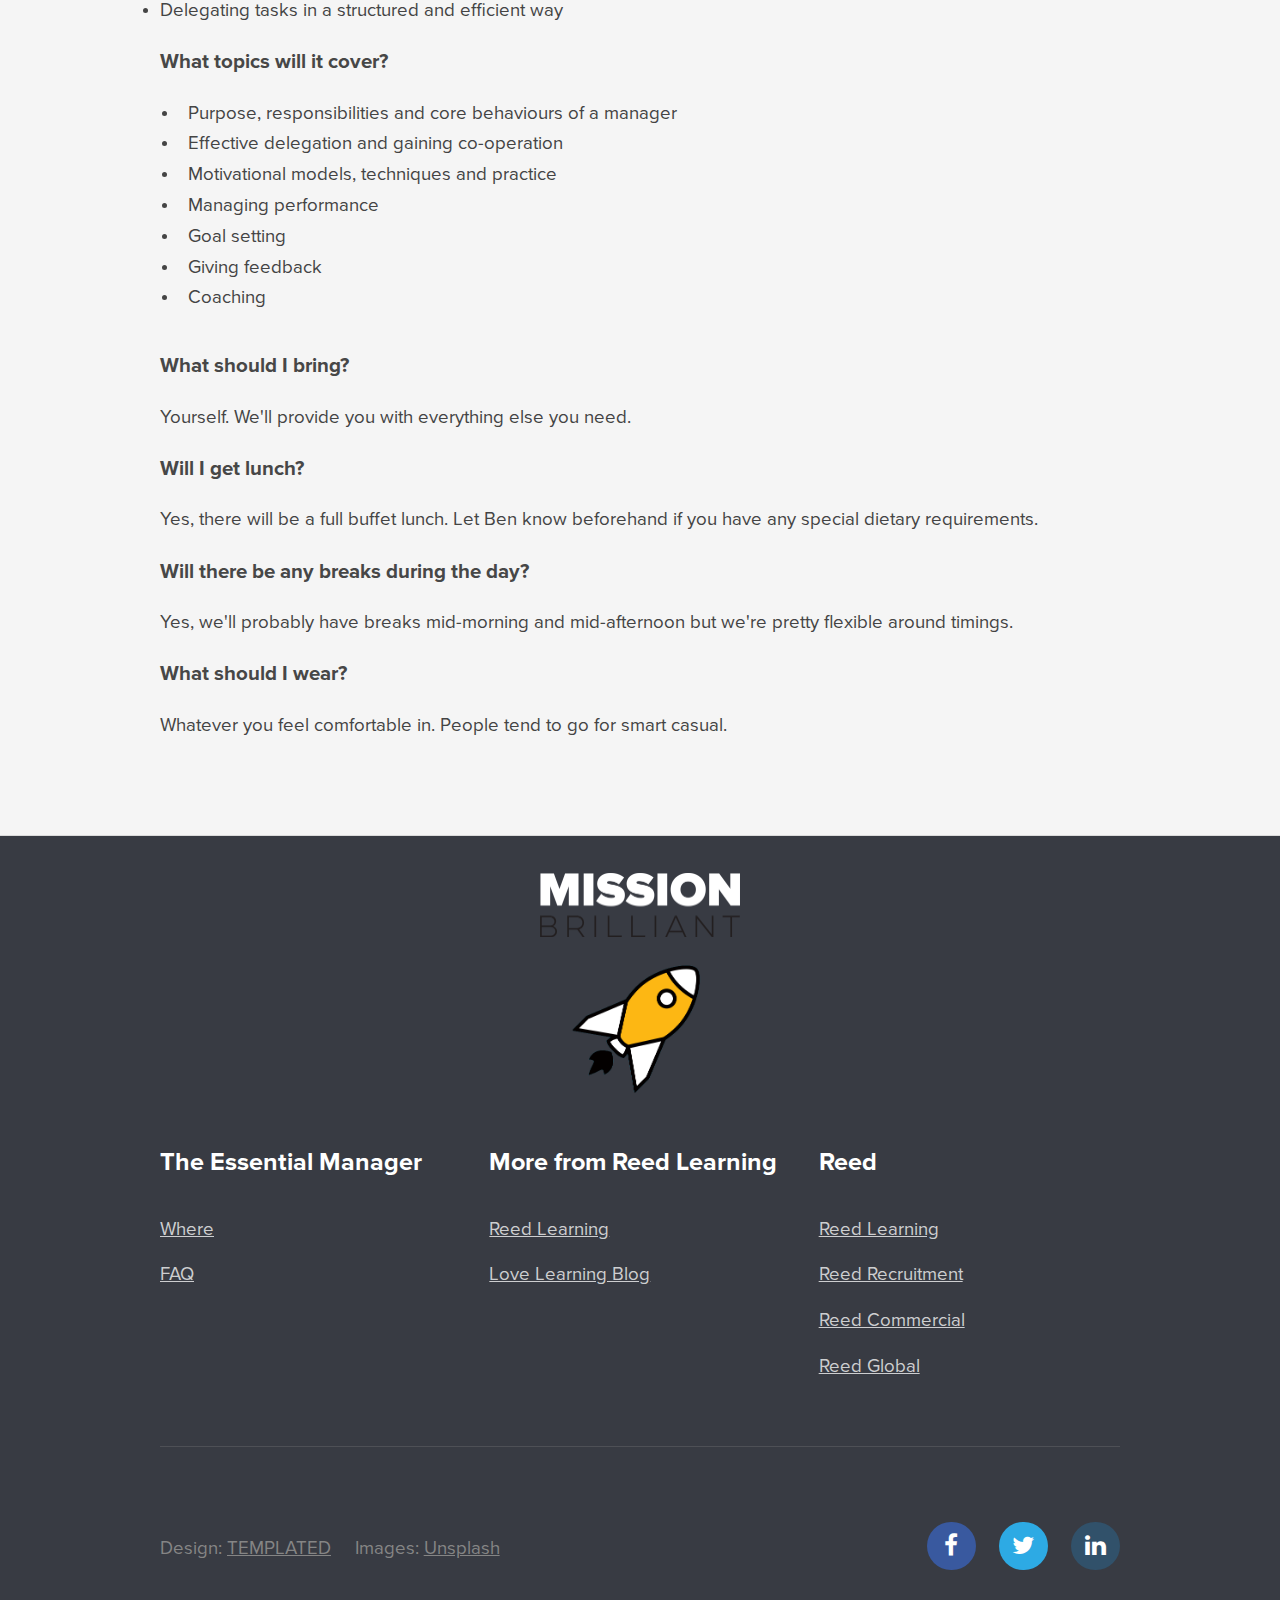
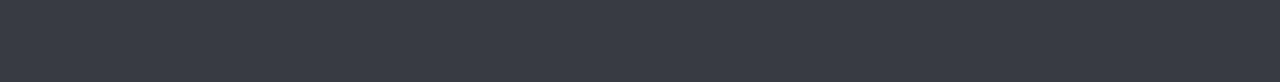
<file: faq.html>
<!DOCTYPE html>
<!--
	Transit by TEMPLATED
	templated.co @templatedco
	Released for free under the Creative Commons Attribution 3.0 license (templated.co/license)
-->
<html lang="en">
	<head>
		<meta charset="UTF-8">
		<title>The Essential Manager</title>
		<meta http-equiv="content-type" content="text/html; charset=utf-8" />
		<meta name="description" content="" />
		<meta name="keywords" content="" />
		<!--[if lte IE 8]><script src="js/html5shiv.js"></script><![endif]-->
		<script src="js/jquery.min.js"></script>
		<script src="js/skel.min.js"></script>
		<script src="js/skel-layers.min.js"></script>
		<script src="js/init.js"></script>
		<noscript>
			<link rel="stylesheet" href="css/skel.css" />
			<link rel="stylesheet" href="css/style.css" />
			<link rel="stylesheet" href="css/style-xlarge.css" />
		</noscript>
	</head>
	<body class="landing">

		<!-- Header -->
			<header id="header">
				<a href="/"><img src="images/logo.png" class="logo"></a>
				<nav id="nav">
					<ul>
						<li><a href="where.html">Where</a></li>
						<li><a href="faq.html">FAQ</a></li>
					</ul>
				</nav>
			</header>

		<section class="wrapper style2">
			<div class="container">
				<header class="major">
					<h2>FAQ</h2>
				</header>
			</div>
		</section>

		<section class="wrapper style1">
			<div class="container">
				<h4>Where is it?</h4>

				<p>Reed Learning, 2nd Floor, Kingsway, London, WC2B 6XF</p>

				<h4>What makes it different?</h4>

				<p>Our Essential Manager Programme focuses on developing the behaviours you need to be a successful manager and supporting you in turning those behaviours into habits. </p>

				<p>We'll share what science tells us about changing and reinforcing long term behaviour, giving you practical strategies, tools, hints and tips to enable you to make those changes.</p>

				<p>The foundation of this programme is our management behaviour diagnostic; you'll start off by benchmarking yourself against the behaviours we know make for a successful manager - highlighting your strengths and areas for improvement.</p>

				<p>Through a process of pre-work, facilitator-led workshops, group coaching and actor-led skills sessions, supported throughout by our behavioural change app, we'll ensure that your learning is the catalyst for great performance and lasting change.</p>

				<h4>Who's it for?</h4>

				<p>The Essential Manager Programme covers core management skills and behaviours that can be applied to any management role or industry sector. Aimed at those who directly manage others, it's a great choice for those who are relatively new to management. It is also useful as a refresher course for managers with more experience who wish to explore best practice for communication, motivation and leadership skills.</p>

				<h4>What behaviours will I be working on?</h4>

				<p>Here are some examples of the behaviours you'll be developing:</p>

				</ul>
					<li>Adapting your management style, depending on the individual and situation</li>
					<li>Encouraging discretionary effort from individuals</li>
					<li>Using open and probing questions, summarising and paraphrasing to understand points of view and empower individuals</li>
					<li>Creating a positive climate in which the team and individuals can explain and develop their strengths and limitations</li>
					<li>Structuring goals and tasks for the team</li>
					<li>Setting realistic yet challenging goals</li>
					<li>Taking accountability for the success or failure of the group</li>
					<li>Measuring progress against targets</li>
					<li>Giving motivational and developmental feedback to motivate and improve performance</li>
					<li>Assigning the right individuals the right responsibilities</li>
					<li>Delegating tasks in a structured and efficient way</li>
				</ul>

				<h4>What topics will it cover?</h4>

				<ul>
					<li>Purpose, responsibilities and core behaviours of a manager</li>
					<li>Effective delegation and gaining co-operation</li>
					<li>Motivational models, techniques and practice</li>
					<li>Managing performance</li>
					<li>Goal setting</li>
					<li>Giving feedback</li>
					<li>Coaching</li>
				</ul>

				<h4>What should I bring?</h4>

				<p>Yourself. We'll provide you with everything else you need.</p>

				<h4>Will I get lunch?</h4>

				<p>Yes, there will be a full buffet lunch. Let Ben know beforehand if you have any special dietary requirements.</p>

				<h4>Will there be any breaks during the day?</h4>

				<p>Yes, we'll probably have breaks mid-morning and mid-afternoon but we're pretty flexible around timings.</p>

				<h4>What should I wear?</h4>

				<p>Whatever you feel comfortable in. People tend to go for smart casual.</p>
			</div>
		</section>

		<!-- Footer -->
			<footer id="footer">
				<div class="container">
					<div class="mission-brilliant">
						<img src="images/mission-brilliant.png">
						<img src="images/rocket-2.png">
					</div>
					<section class="links">
						<div class="row">
							<section class="4u 6u$(medium) 12u$(small)">
								<h3>The Essential Manager</h3>
								<ul class="unstyled">
									<li><a href="where.html">Where</a></li>
									<li><a href="faq.html">FAQ</a></li>
								</ul>
							</section>
							<section class="4u 6u(medium) 12u$(small)">
								<h3>More from Reed Learning</h3>
								<ul class="unstyled">
									<li><a href="http://www.reedlearning.co.uk">Reed Learning</a></li>
									<li><a href="http://www.reedlearning.com/about-us/blog">Love Learning Blog</a></li>
								</ul>
							</section>
							<section class="4u$ 6u$(medium) 12u$(small)">
								<h3>Reed</h3>
								<ul class="unstyled">
									<li><a href="http://www.reedlearning.co.uk">Reed Learning</a></li>
									<li><a href="http://www.reed.co.uk">Reed Recruitment</a></li>
									<li><a href="http://www.reedcommercial.com/">Reed Commercial</a></li>
									<li><a href="http://www.reedglobal.com/">Reed Global</a></li>
								</ul>
							</section>
						</div>
					</section>
					<div class="row">
						<div class="8u 12u$(medium)">
							<ul class="copyright">
								<li>Design: <a rel="nofollow" href="http://templated.co">TEMPLATED</a></li>
								<li>Images: <a rel="nofollow" href="http://unsplash.com">Unsplash</a></li>
							</ul>
						</div>
						<div class="4u$ 12u$(medium)">
							<ul class="icons">
								<li>
									<a href="http://www.facebook.com/reedlearning" class="icon rounded fa-facebook"><span class="label">Facebook</span></a>
								</li>
								<li>
									<a href="http://twitter.com/reedlearning" class="icon rounded fa-twitter"><span class="label">Twitter</span></a>
								</li>
								<li>
									<a href="https://www.linkedin.com/company/reedlearning" class="icon rounded fa-linkedin"><span class="label">LinkedIn</span></a>
								</li>
							</ul>
						</div>
					</div>
				</div>
			</footer>

	</body>
</html>
</file>
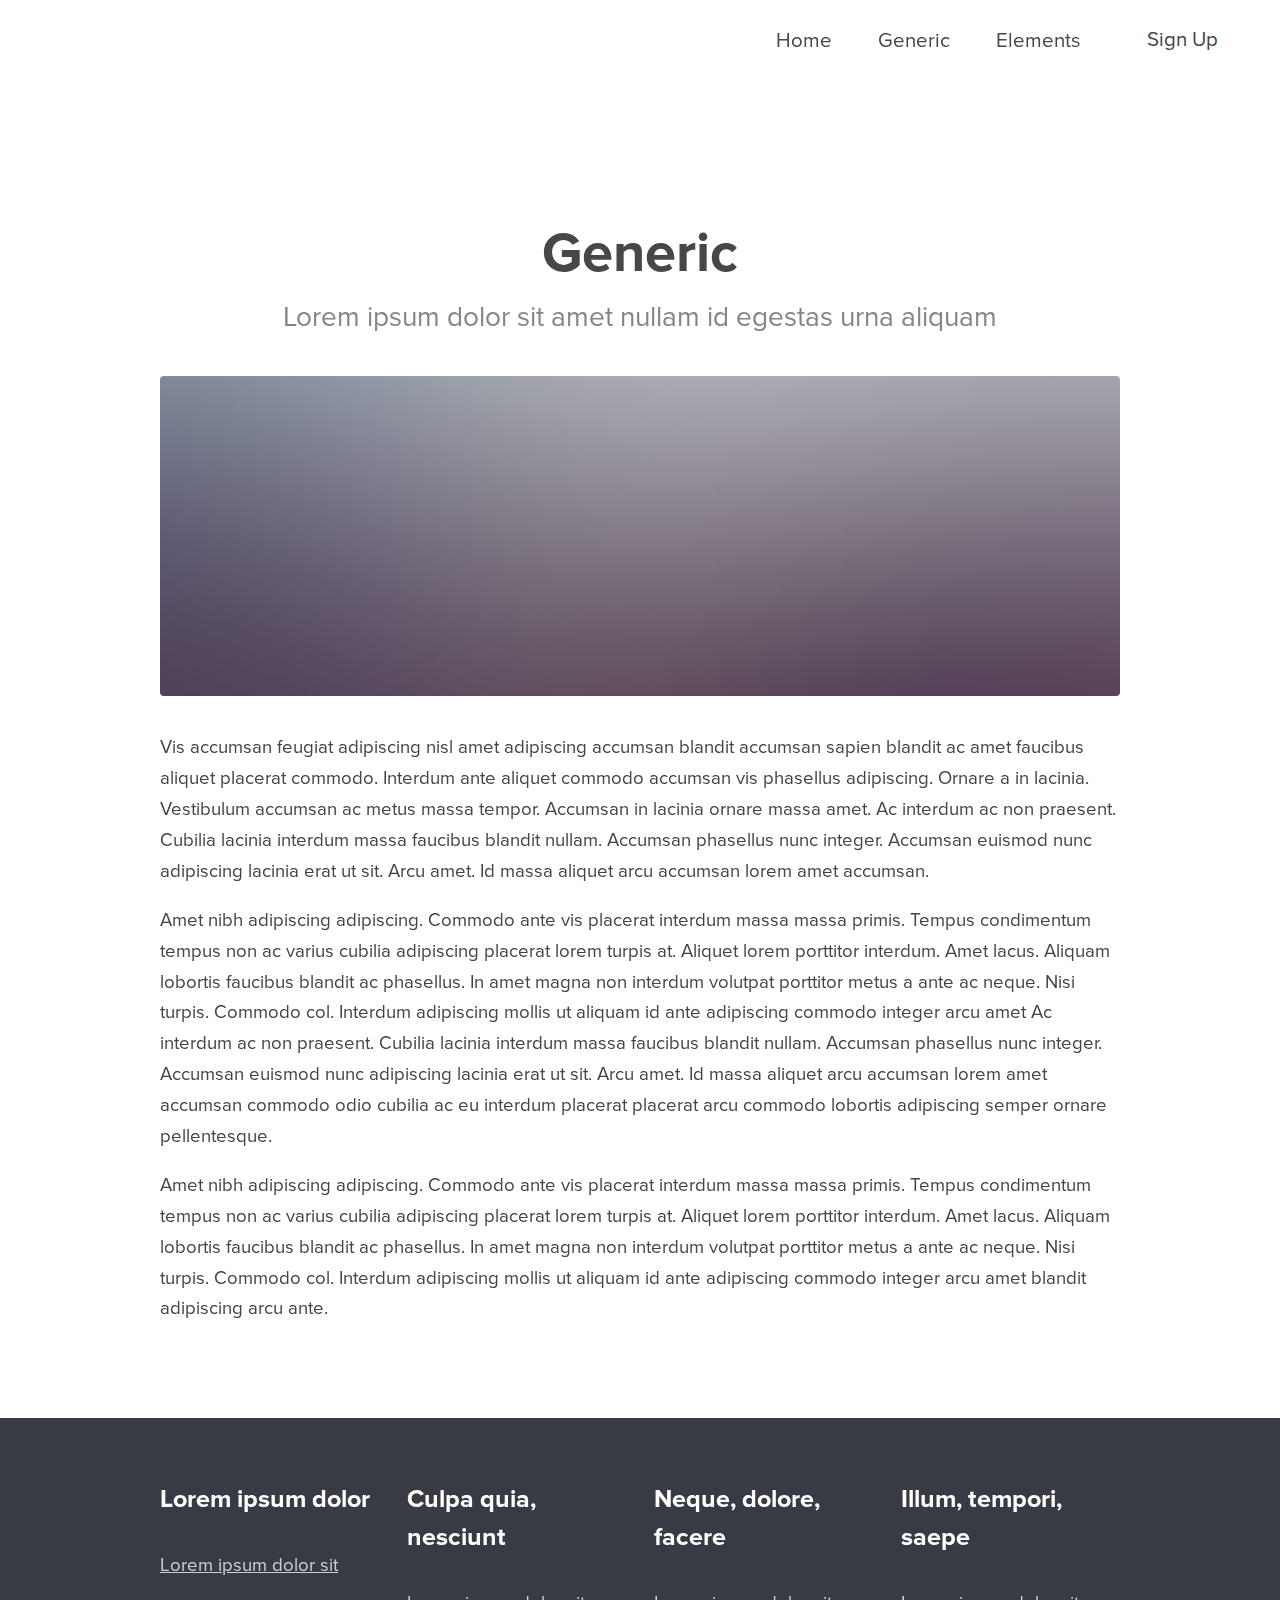
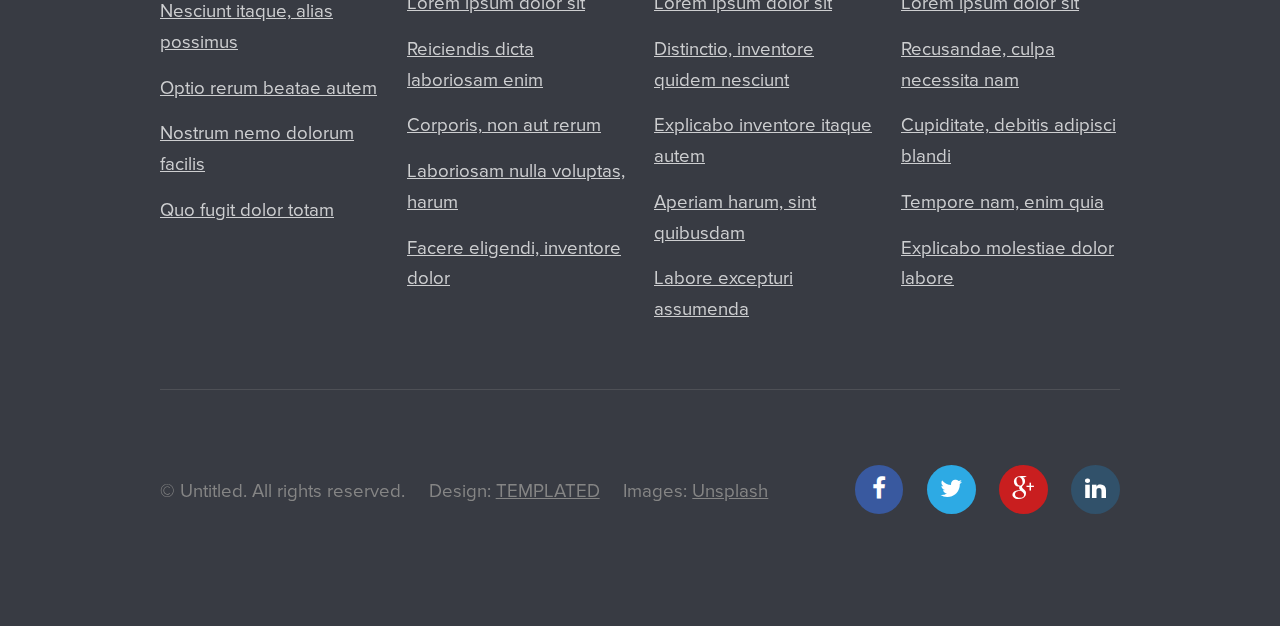
<file: generic.html>
<!DOCTYPE html>
<!--
	Transit by TEMPLATED
	templated.co @templatedco
	Released for free under the Creative Commons Attribution 3.0 license (templated.co/license)
-->
<html lang="en">
	<head>
		<meta charset="UTF-8">
		<title>Generic - Transit by TEMPLATED</title>
		<meta http-equiv="content-type" content="text/html; charset=utf-8" />
		<meta name="description" content="" />
		<meta name="keywords" content="" />
		<!--[if lte IE 8]><script src="js/html5shiv.js"></script><![endif]-->
		<script src="js/jquery.min.js"></script>
		<script src="js/skel.min.js"></script>
		<script src="js/skel-layers.min.js"></script>
		<script src="js/init.js"></script>
		<noscript>
			<link rel="stylesheet" href="css/skel.css" />
			<link rel="stylesheet" href="css/style.css" />
			<link rel="stylesheet" href="css/style-xlarge.css" />
		</noscript>
	</head>
	<body>

		<!-- Header -->
			<header id="header">
				<h1><a href="index.html">Transit</a></h1>
				<nav id="nav">
					<ul>
						<li><a href="index.html">Home</a></li>
						<li><a href="generic.html">Generic</a></li>
						<li><a href="elements.html">Elements</a></li>
						<li><a href="#" class="button special">Sign Up</a></li>
					</ul>
				</nav>
			</header>

		<!-- Main -->
			<section id="main" class="wrapper">
				<div class="container">

					<header class="major">
						<h2>Generic</h2>
						<p>Lorem ipsum dolor sit amet nullam id egestas urna aliquam</p>
					</header>

					<a href="#" class="image fit"><img src="images/pic07.jpg" alt="" /></a>
					<p>Vis accumsan feugiat adipiscing nisl amet adipiscing accumsan blandit accumsan sapien blandit ac amet faucibus aliquet placerat commodo. Interdum ante aliquet commodo accumsan vis phasellus adipiscing. Ornare a in lacinia. Vestibulum accumsan ac metus massa tempor. Accumsan in lacinia ornare massa amet. Ac interdum ac non praesent. Cubilia lacinia interdum massa faucibus blandit nullam. Accumsan phasellus nunc integer. Accumsan euismod nunc adipiscing lacinia erat ut sit. Arcu amet. Id massa aliquet arcu accumsan lorem amet accumsan.</p>
					<p>Amet nibh adipiscing adipiscing. Commodo ante vis placerat interdum massa massa primis. Tempus condimentum tempus non ac varius cubilia adipiscing placerat lorem turpis at. Aliquet lorem porttitor interdum. Amet lacus. Aliquam lobortis faucibus blandit ac phasellus. In amet magna non interdum volutpat porttitor metus a ante ac neque. Nisi turpis. Commodo col. Interdum adipiscing mollis ut aliquam id ante adipiscing commodo integer arcu amet Ac interdum ac non praesent. Cubilia lacinia interdum massa faucibus blandit nullam. Accumsan phasellus nunc integer. Accumsan euismod nunc adipiscing lacinia erat ut sit. Arcu amet. Id massa aliquet arcu accumsan lorem amet accumsan commodo odio cubilia ac eu interdum placerat placerat arcu commodo lobortis adipiscing semper ornare pellentesque.</p>
					<p>Amet nibh adipiscing adipiscing. Commodo ante vis placerat interdum massa massa primis. Tempus condimentum tempus non ac varius cubilia adipiscing placerat lorem turpis at. Aliquet lorem porttitor interdum. Amet lacus. Aliquam lobortis faucibus blandit ac phasellus. In amet magna non interdum volutpat porttitor metus a ante ac neque. Nisi turpis. Commodo col. Interdum adipiscing mollis ut aliquam id ante adipiscing commodo integer arcu amet blandit adipiscing arcu ante.</p>

				</div>
			</section>

		<!-- Footer -->
			<footer id="footer">
				<div class="container">
					<section class="links">
						<div class="row">
							<section class="3u 6u(medium) 12u$(small)">
								<h3>Lorem ipsum dolor</h3>
								<ul class="unstyled">
									<li><a href="#">Lorem ipsum dolor sit</a></li>
									<li><a href="#">Nesciunt itaque, alias possimus</a></li>
									<li><a href="#">Optio rerum beatae autem</a></li>
									<li><a href="#">Nostrum nemo dolorum facilis</a></li>
									<li><a href="#">Quo fugit dolor totam</a></li>
								</ul>
							</section>
							<section class="3u 6u$(medium) 12u$(small)">
								<h3>Culpa quia, nesciunt</h3>
								<ul class="unstyled">
									<li><a href="#">Lorem ipsum dolor sit</a></li>
									<li><a href="#">Reiciendis dicta laboriosam enim</a></li>
									<li><a href="#">Corporis, non aut rerum</a></li>
									<li><a href="#">Laboriosam nulla voluptas, harum</a></li>
									<li><a href="#">Facere eligendi, inventore dolor</a></li>
								</ul>
							</section>
							<section class="3u 6u(medium) 12u$(small)">
								<h3>Neque, dolore, facere</h3>
								<ul class="unstyled">
									<li><a href="#">Lorem ipsum dolor sit</a></li>
									<li><a href="#">Distinctio, inventore quidem nesciunt</a></li>
									<li><a href="#">Explicabo inventore itaque autem</a></li>
									<li><a href="#">Aperiam harum, sint quibusdam</a></li>
									<li><a href="#">Labore excepturi assumenda</a></li>
								</ul>
							</section>
							<section class="3u$ 6u$(medium) 12u$(small)">
								<h3>Illum, tempori, saepe</h3>
								<ul class="unstyled">
									<li><a href="#">Lorem ipsum dolor sit</a></li>
									<li><a href="#">Recusandae, culpa necessita nam</a></li>
									<li><a href="#">Cupiditate, debitis adipisci blandi</a></li>
									<li><a href="#">Tempore nam, enim quia</a></li>
									<li><a href="#">Explicabo molestiae dolor labore</a></li>
								</ul>
							</section>
						</div>
					</section>
					<div class="row">
						<div class="8u 12u$(medium)">
							<ul class="copyright">
								<li>&copy; Untitled. All rights reserved.</li>
								<li>Design: <a href="http://templated.co">TEMPLATED</a></li>
								<li>Images: <a href="http://unsplash.com">Unsplash</a></li>
							</ul>
						</div>
						<div class="4u$ 12u$(medium)">
							<ul class="icons">
								<li>
									<a class="icon rounded fa-facebook"><span class="label">Facebook</span></a>
								</li>
								<li>
									<a class="icon rounded fa-twitter"><span class="label">Twitter</span></a>
								</li>
								<li>
									<a class="icon rounded fa-google-plus"><span class="label">Google+</span></a>
								</li>
								<li>
									<a class="icon rounded fa-linkedin"><span class="label">LinkedIn</span></a>
								</li>
							</ul>
						</div>
					</div>
				</div>
			</footer>

	</body>
</html>
</file>
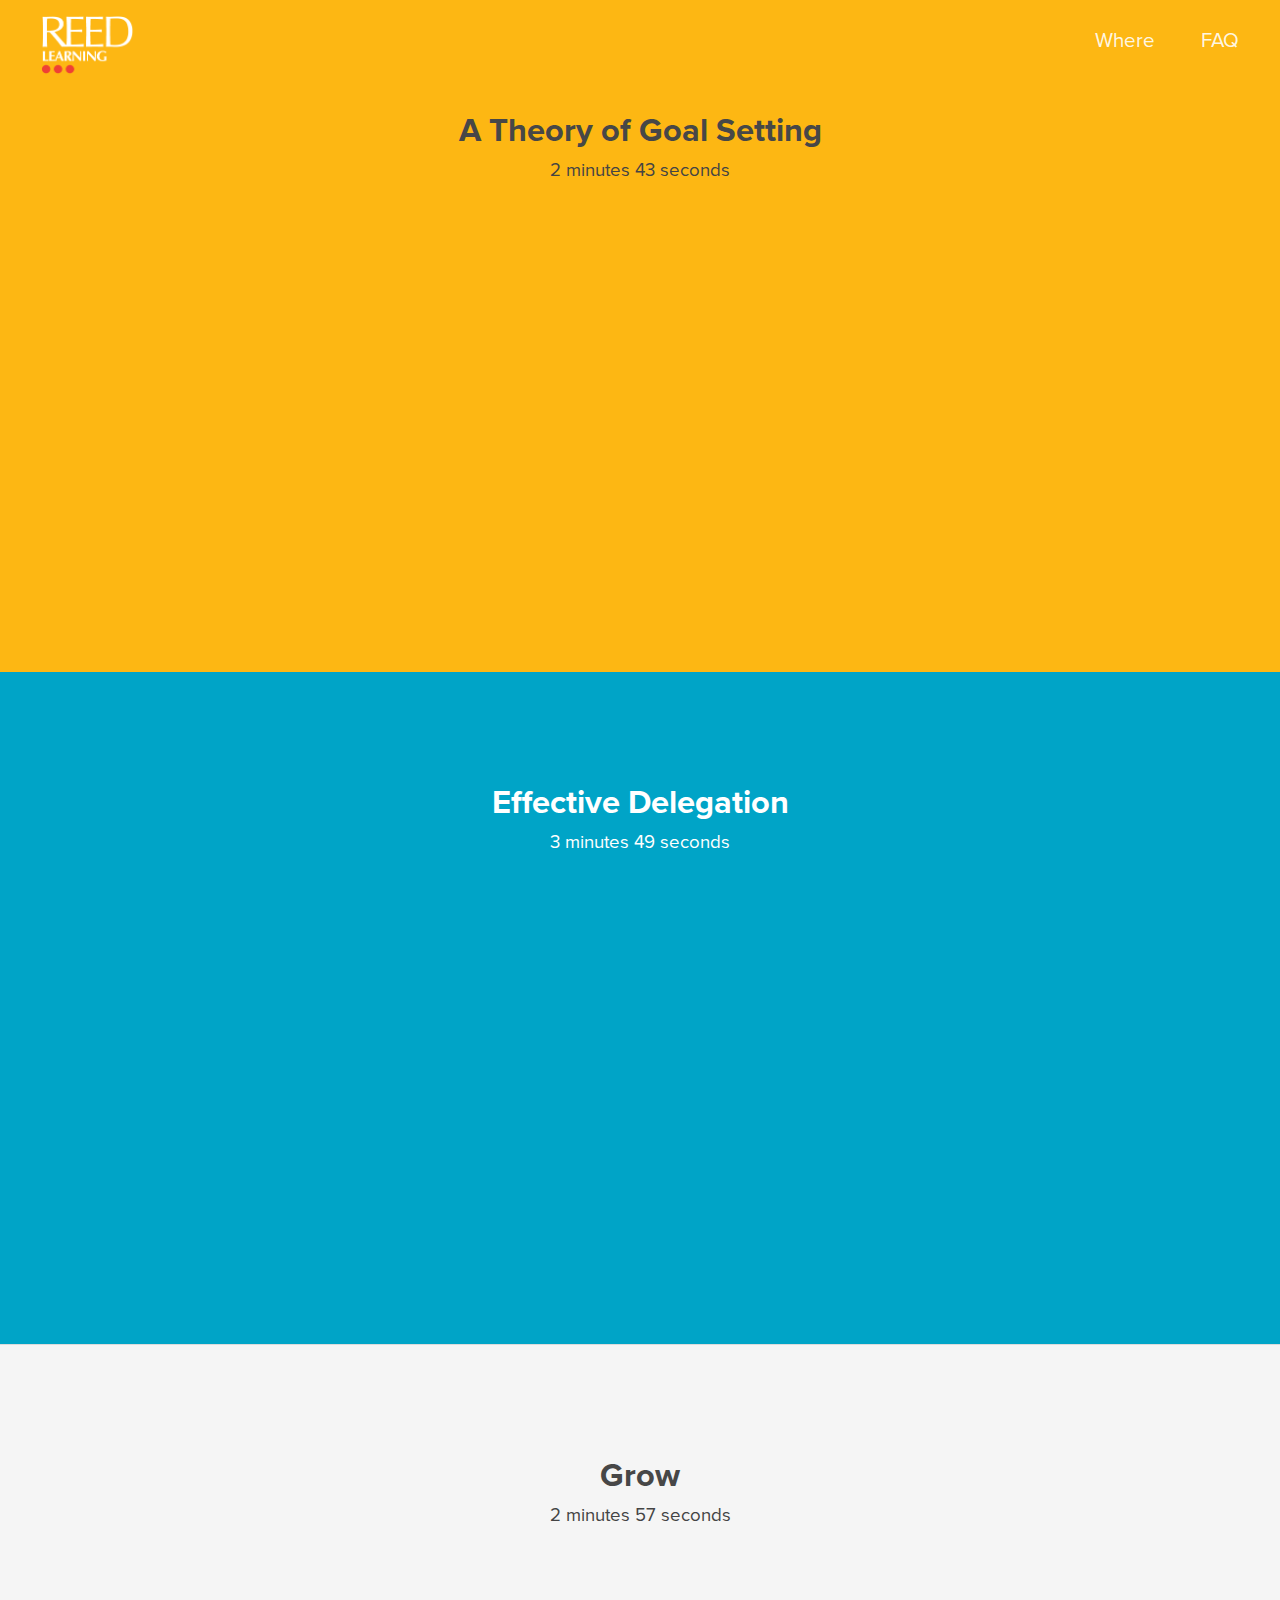
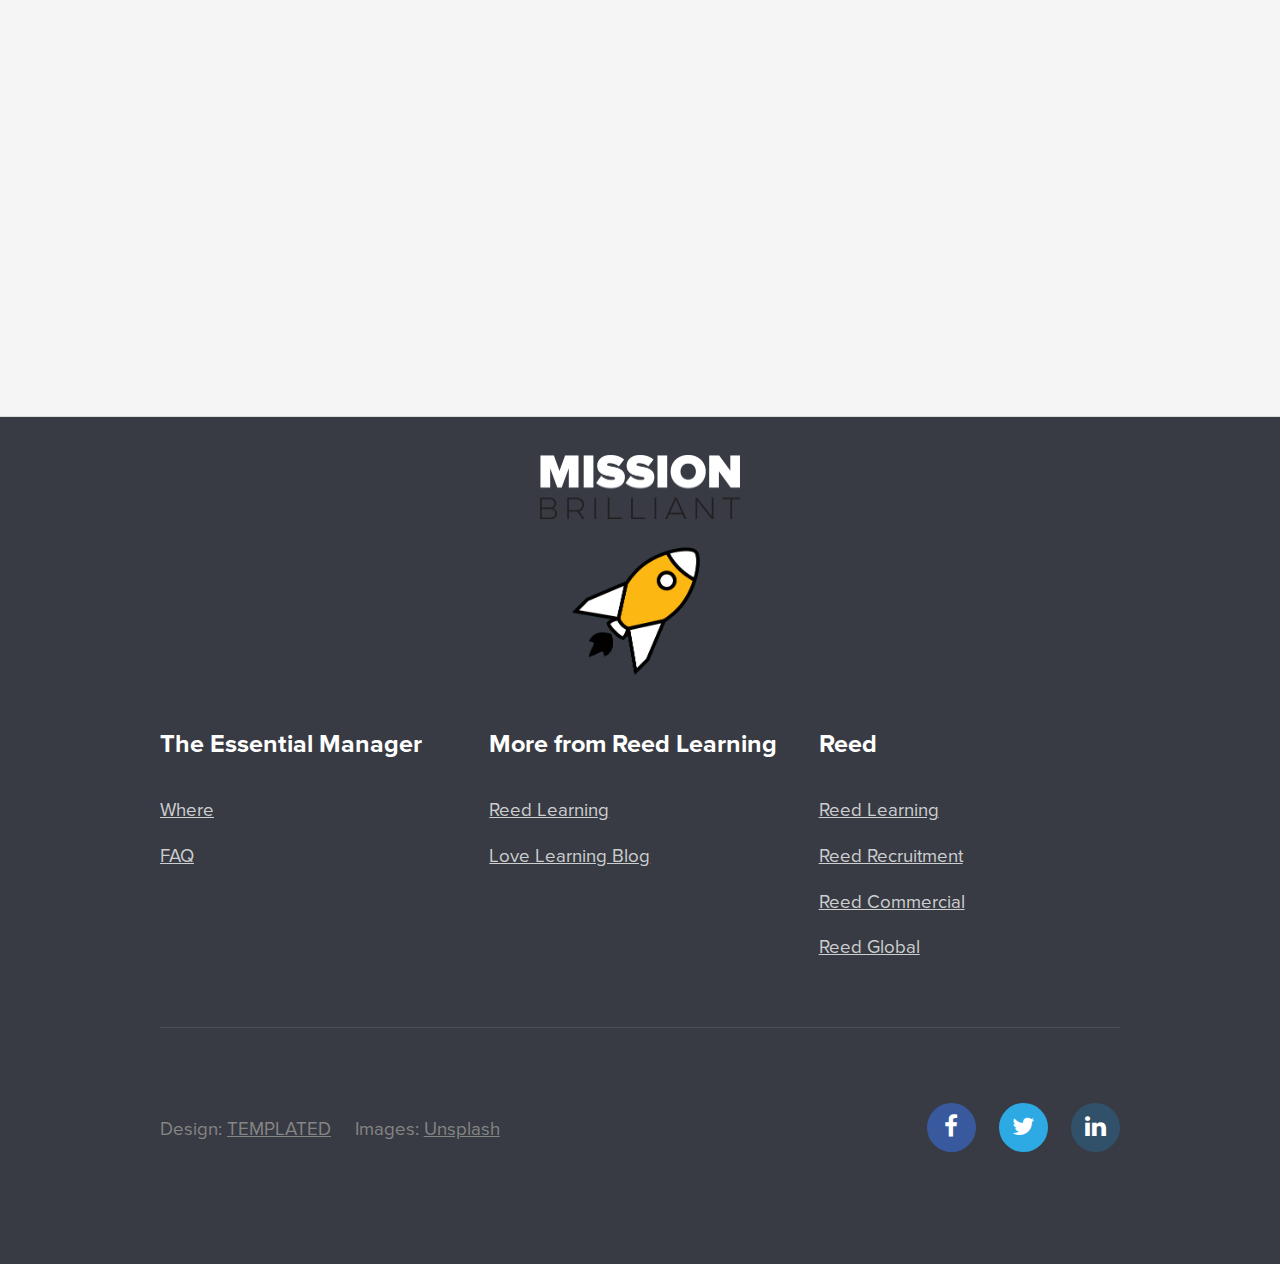
<file: prelearning.html>
<!DOCTYPE html>
<!--
  Transit by TEMPLATED
  templated.co @templatedco
  Released for free under the Creative Commons Attribution 3.0 license (templated.co/license)
-->
<html lang="en">
  <head>
    <meta charset="UTF-8">
    <title>The Essential Manager</title>
    <meta http-equiv="content-type" content="text/html; charset=utf-8" />
    <meta name="description" content="" />
    <meta name="keywords" content="" />
    <!--[if lte IE 8]><script src="js/html5shiv.js"></script><![endif]-->
    <script src="js/jquery.min.js"></script>
    <script src="js/skel.min.js"></script>
    <script src="js/skel-layers.min.js"></script>
    <script src="js/init.js"></script>
    <noscript>
      <link rel="stylesheet" href="css/skel.css" />
      <link rel="stylesheet" href="css/style.css" />
      <link rel="stylesheet" href="css/style-xlarge.css" />
    </noscript>
  </head>
  <body class="landing">

    <header id="header">
      <a href="/"><img src="images/logo.png" class="logo"></a>
      <nav id="nav">
        <ul>
          <li><a href="where.html">Where</a></li>
          <li><a href="faq.html">FAQ</a></li>
        </ul>
      </nav>
    </header>

    <section class="wrapper style2 special">
      <div class="video-header">
        <h2>A Theory of Goal Setting</h2>
        <div>2 minutes 43 seconds</div>
      </div>

      <div style="max-width: 640px; margin-left: auto; margin-right: auto;">
        <div class="video-container">
          <iframe src="https://www.youtube.com/embed/xySaBgRDGqA?rel=0&amp;showinfo=0" frameborder="0" width="560" height="315"></iframe>
        </div>
      </div>
    </section>

    <section class="wrapper style3 special">
      <div class="video-header">
        <h2>Effective Delegation</h2>
        <div>3 minutes 49 seconds</div>
      </div>

      <div style="max-width: 640px; margin-left: auto; margin-right: auto;">
        <div class="video-container">
          <iframe src="https://www.youtube.com/embed/QhYlJjmaBmE?rel=0&amp;showinfo=0" frameborder="0" width="560" height="315"></iframe>
        </div>
      </div>
    </section>

    <section class="wrapper style1 special">
      <div class="video-header">
        <h2>Grow</h2>
        <div>2 minutes 57 seconds</div>
      </div>

      <div style="max-width: 640px; margin-left: auto; margin-right: auto;">
        <div class="video-container">
          <iframe src="https://www.youtube.com/embed/BHXt8wsDF0c?rel=0&amp;showinfo=0" frameborder="0" width="560" height="315"></iframe>
        </div>
      </div>
    </section>

    <!-- Footer -->
      <footer id="footer">
        <div class="container">
          <div class="mission-brilliant">
            <img src="images/mission-brilliant.png">
            <img src="images/rocket-2.png">
          </div>
          <section class="links">
            <div class="row">
              <section class="4u 6u$(medium) 12u$(small)">
                <h3>The Essential Manager</h3>
                <ul class="unstyled">
                  <li><a href="where.html">Where</a></li>
                  <li><a href="faq.html">FAQ</a></li>
                </ul>
              </section>
              <section class="4u 6u(medium) 12u$(small)">
                <h3>More from Reed Learning</h3>
                <ul class="unstyled">
                  <li><a href="http://www.reedlearning.co.uk">Reed Learning</a></li>
                  <li><a href="http://www.reedlearning.com/about-us/blog">Love Learning Blog</a></li>
                </ul>
              </section>
              <section class="4u$ 6u$(medium) 12u$(small)">
                <h3>Reed</h3>
                <ul class="unstyled">
                  <li><a href="http://www.reedlearning.co.uk">Reed Learning</a></li>
                  <li><a href="http://www.reed.co.uk">Reed Recruitment</a></li>
                  <li><a href="http://www.reedcommercial.com/">Reed Commercial</a></li>
                  <li><a href="http://www.reedglobal.com/">Reed Global</a></li>
                </ul>
              </section>
            </div>
          </section>
          <div class="row">
            <div class="8u 12u$(medium)">
              <ul class="copyright">
                <li>Design: <a rel="nofollow" href="http://templated.co">TEMPLATED</a></li>
                <li>Images: <a rel="nofollow" href="http://unsplash.com">Unsplash</a></li>
              </ul>
            </div>
            <div class="4u$ 12u$(medium)">
              <ul class="icons">
                <li>
                  <a href="http://www.facebook.com/reedlearning" class="icon rounded fa-facebook"><span class="label">Facebook</span></a>
                </li>
                <li>
                  <a href="http://twitter.com/reedlearning" class="icon rounded fa-twitter"><span class="label">Twitter</span></a>
                </li>
                <li>
                  <a href="https://www.linkedin.com/company/reedlearning" class="icon rounded fa-linkedin"><span class="label">LinkedIn</span></a>
                </li>
              </ul>
            </div>
          </div>
        </div>
      </footer>

  </body>
</html>
</file>
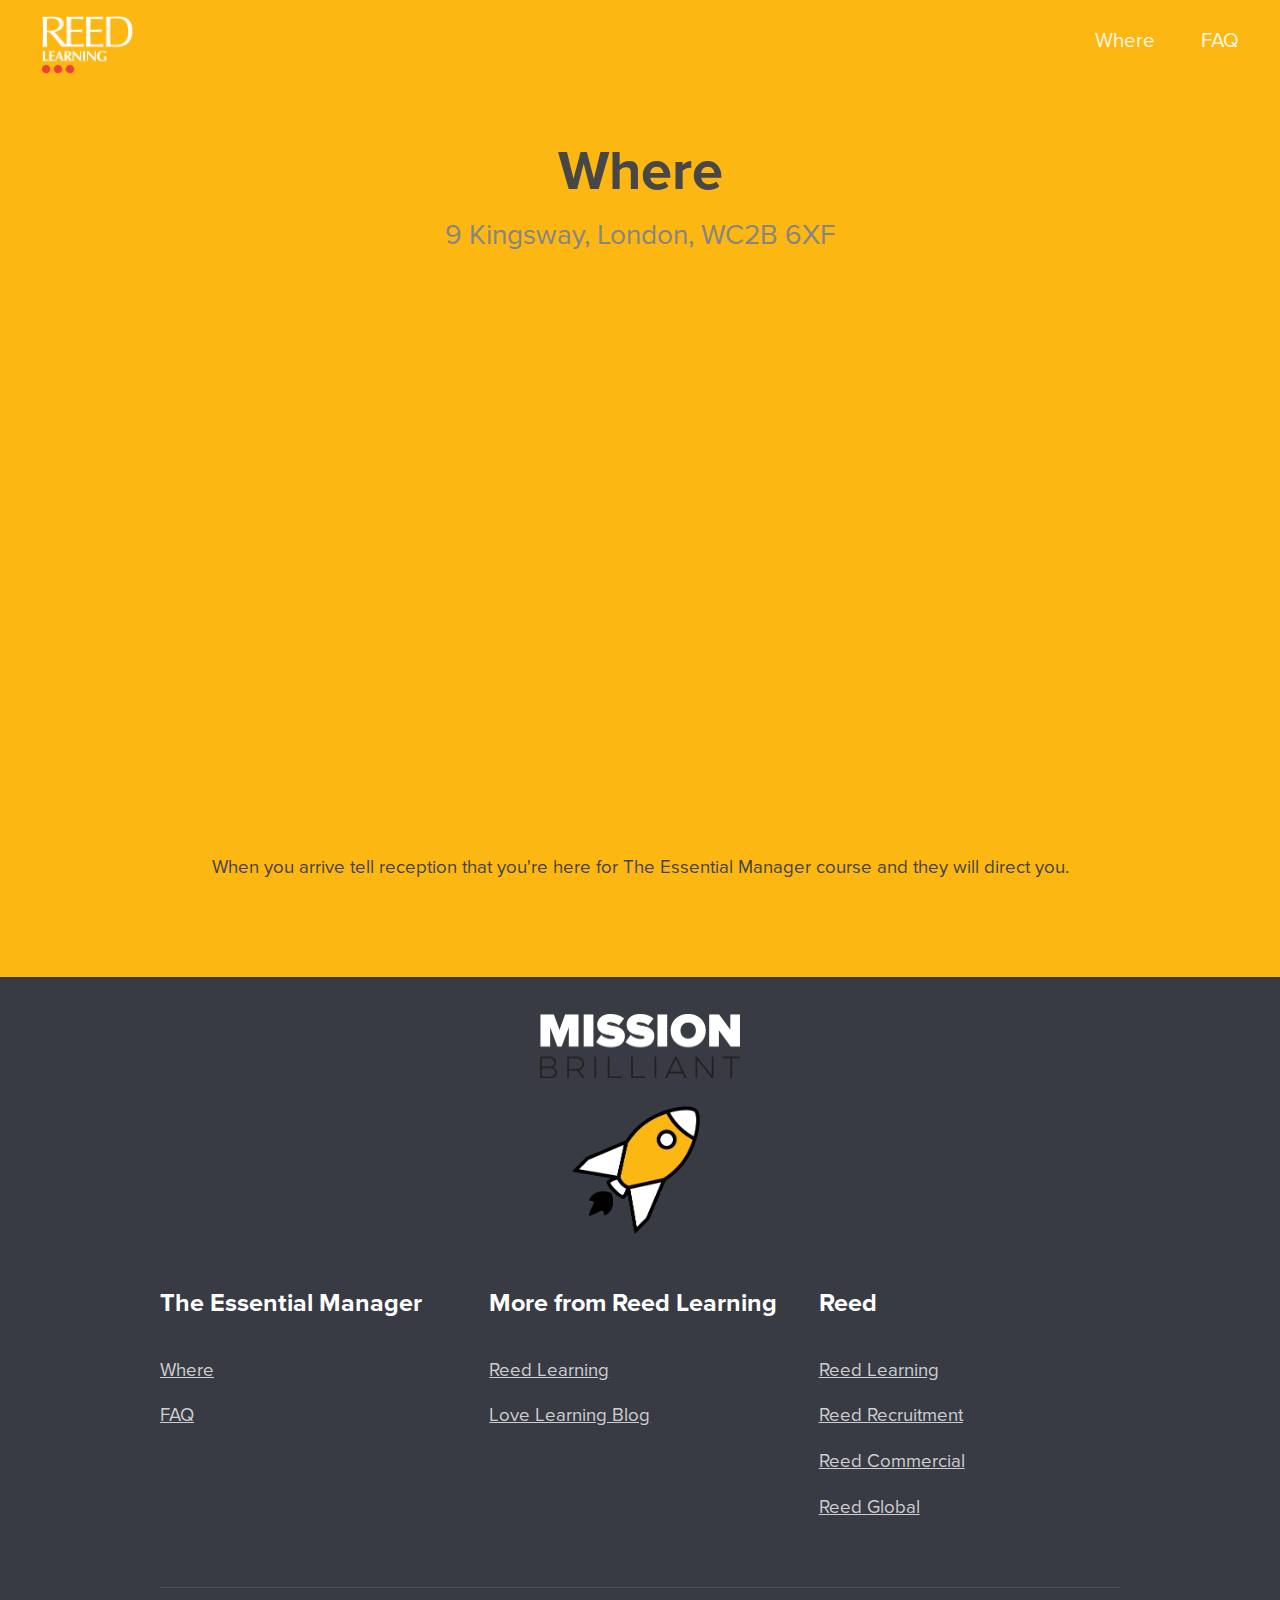
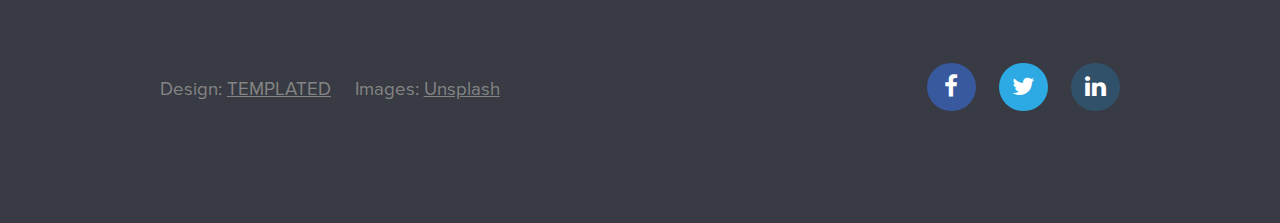
<file: where.html>
<!DOCTYPE html>
<!--
	Transit by TEMPLATED
	templated.co @templatedco
	Released for free under the Creative Commons Attribution 3.0 license (templated.co/license)
-->
<html lang="en">
	<head>
		<meta charset="UTF-8">
		<title>The Essential Manager</title>
		<meta http-equiv="content-type" content="text/html; charset=utf-8" />
		<meta name="description" content="" />
		<meta name="keywords" content="" />
		<!--[if lte IE 8]><script src="js/html5shiv.js"></script><![endif]-->
		<script src="js/jquery.min.js"></script>
		<script src="js/skel.min.js"></script>
		<script src="js/skel-layers.min.js"></script>
		<script src="js/init.js"></script>
		<noscript>
			<link rel="stylesheet" href="css/skel.css" />
			<link rel="stylesheet" href="css/style.css" />
			<link rel="stylesheet" href="css/style-xlarge.css" />
		</noscript>
	</head>
	<body class="landing">

		<!-- Header -->
			<header id="header">
				<a href="/"><img src="images/logo.png" class="logo"></a>
				<nav id="nav">
					<ul>
						<li><a href="where.html">Where</a></li>
						<li><a href="faq.html">FAQ</a></li>
					</ul>
				</nav>
			</header>

		<!-- Where -->
			<section id="where" class="wrapper style2 special">
				<div class="container">
					<header class="major">
						<h2>Where</h2>
						<p>9 Kingsway, London, WC2B 6XF</p>
					</header>
					<section class="map">
						<style>.embed-container { position: relative; padding-bottom: 56.25%; height: 0; overflow: hidden; max-width: 100%; } .embed-container iframe, .embed-container object, .embed-container embed { position: absolute; top: 0; left: 0; width: 100%; height: 100%; }</style><div class='embed-container'><iframe src='https://www.google.com/maps/embed?pb=!1m18!1m12!1m3!1d2482.9796794004064!2d-0.11786110000000001!3d51.5135888!2m3!1f0!2f0!3f0!3m2!1i1024!2i768!4f13.1!3m3!1m2!1s0x487604caa34dbe2d%3A0x3b696d5fa7c8208e!2s9+Kingsway%2C+London+WC2B!5e0!3m2!1sen!2suk!4v1438169475934' frameborder='0' style='border:0' allowfullscreen></iframe></div>

						<p>When you arrive tell reception that you're here for The Essential Manager course and they will direct you.</p>
					</section>
				</div>
			</section>

		<!-- Footer -->
			<footer id="footer">
				<div class="container">
					<div class="mission-brilliant">
						<img src="images/mission-brilliant.png">
						<img src="images/rocket-2.png">
					</div>
					<section class="links">
						<div class="row">
							<section class="4u 6u$(medium) 12u$(small)">
								<h3>The Essential Manager</h3>
								<ul class="unstyled">
									<li><a href="where.html">Where</a></li>
									<li><a href="faq.html">FAQ</a></li>
								</ul>
							</section>
							<section class="4u 6u(medium) 12u$(small)">
								<h3>More from Reed Learning</h3>
								<ul class="unstyled">
									<li><a href="http://www.reedlearning.co.uk">Reed Learning</a></li>
									<li><a href="http://www.reedlearning.com/about-us/blog">Love Learning Blog</a></li>
								</ul>
							</section>
							<section class="4u$ 6u$(medium) 12u$(small)">
								<h3>Reed</h3>
								<ul class="unstyled">
									<li><a href="http://www.reedlearning.co.uk">Reed Learning</a></li>
									<li><a href="http://www.reed.co.uk">Reed Recruitment</a></li>
									<li><a href="http://www.reedcommercial.com/">Reed Commercial</a></li>
									<li><a href="http://www.reedglobal.com/">Reed Global</a></li>
								</ul>
							</section>
						</div>
					</section>
					<div class="row">
						<div class="8u 12u$(medium)">
							<ul class="copyright">
								<li>Design: <a rel="nofollow" href="http://templated.co">TEMPLATED</a></li>
								<li>Images: <a rel="nofollow" href="http://unsplash.com">Unsplash</a></li>
							</ul>
						</div>
						<div class="4u$ 12u$(medium)">
							<ul class="icons">
								<li>
									<a href="http://www.facebook.com/reedlearning" class="icon rounded fa-facebook"><span class="label">Facebook</span></a>
								</li>
								<li>
									<a href="http://twitter.com/reedlearning" class="icon rounded fa-twitter"><span class="label">Twitter</span></a>
								</li>
								<li>
									<a href="https://www.linkedin.com/company/reedlearning" class="icon rounded fa-linkedin"><span class="label">LinkedIn</span></a>
								</li>
							</ul>
						</div>
					</div>
				</div>
			</footer>

	</body>
</html>
</file>
<file: css/style-xlarge.css>
/*
	Transit by TEMPLATED
	templated.co @templatedco
	Released for free under the Creative Commons Attribution 3.0 license (templated.co/license)
*/

/* Basic */
</file>
<file: css/skel.css>
/* Resets (http://meyerweb.com/eric/tools/css/reset/ | v2.0 | 20110126 | License: none (public domain)) */

	html,body,div,span,applet,object,iframe,h1,h2,h3,h4,h5,h6,p,blockquote,pre,a,abbr,acronym,address,big,cite,code,del,dfn,em,img,ins,kbd,q,s,samp,small,strike,strong,sub,sup,tt,var,b,u,i,center,dl,dt,dd,ol,ul,li,fieldset,form,label,legend,table,caption,tbody,tfoot,thead,tr,th,td,article,aside,canvas,details,embed,figure,figcaption,footer,header,hgroup,menu,nav,output,ruby,section,summary,time,mark,audio,video{margin:0;padding:0;border:0;font-size:100%;font:inherit;vertical-align:baseline;}article,aside,details,figcaption,figure,footer,header,hgroup,menu,nav,section{display:block;}body{line-height:1;}ol,ul{list-style:none;}blockquote,q{quotes:none;}blockquote:before,blockquote:after,q:before,q:after{content:'';content:none;}table{border-collapse:collapse;border-spacing:0;}body{-webkit-text-size-adjust:none}

/* Box Model */

	*, *:before, *:after {
		-moz-box-sizing: border-box;
		-webkit-box-sizing: border-box;
		box-sizing: border-box;
	}

/* Container */

	.container {
		margin-left: auto;
		margin-right: auto;

		/* width: (containers) */
		width: 1200px;
	}

	/* Modifiers */

		/* 125% */
			.container.\31 25\25 {
				width: 100%;

				/* max-width: (containers * 1.25) */
				max-width: 1500px;

				/* min-width: (containers) */
				min-width: 1200px;
			}

		/* 75% */
			.container.\37 5\25 {

				/* width: (containers * 0.75) */
				width: 900px;

			}

		/* 50% */
			.container.\35 0\25 {

				/* width: (containers * 0.50) */
				width: 600px;

			}

		/* 25% */
			.container.\32 5\25 {

				/* width: (containers * 0.25) */
				width: 300px;

			}

/* Grid */

	.row {
		border-bottom: solid 1px transparent;
	}

	.row > * {
		float: left;
	}

	.row:after, .row:before {
		content: '';
		display: block;
		clear: both;
		height: 0;
	}

	.row.uniform > * > :first-child {
		margin-top: 0;
	}

	.row.uniform > * > :last-child {
		margin-bottom: 0;
	}

	/* Gutters */

		/* Normal */

			.row > * {
				/* padding: (gutters.horizontal) 0 0 (gutters.vertical) */
				padding: 0 0 0 2em;
			}

			.row {
				/* margin: -(gutters.horizontal) 0 -1px -(gutters.vertical) */
				margin: 0 0 -1px -2em;
			}

			.row.uniform > * {
				/* padding: (gutters.vertical) 0 0 (gutters.vertical) */
				padding: 2em 0 0 2em;
			}

			.row.uniform {
				/* margin: -(gutters.vertical) 0 -1px -(gutters.vertical) */
				margin: -2em 0 -1px -2em;
			}

		/* 200% */

			.row.\32 00\25 > * {
				/* padding: (gutters.horizontal) 0 0 (gutters.vertical) */
				padding: 0 0 0 4em;
			}

			.row.\32 00\25 {
				/* margin: -(gutters.horizontal) 0 -1px -(gutters.vertical) */
				margin: 0 0 -1px -4em;
			}

			.row.uniform.\32 00\25 > * {
				/* padding: (gutters.vertical) 0 0 (gutters.vertical) */
				padding: 4em 0 0 4em;
			}

			.row.uniform.\32 00\25 {
				/* margin: -(gutters.vertical) 0 -1px -(gutters.vertical) */
				margin: -4em 0 -1px -4em;
			}

		/* 150% */

			.row.\31 50\25 > * {
				/* padding: (gutters.horizontal) 0 0 (gutters.vertical) */
				padding: 0 0 0 1.5em;
			}

			.row.\31 50\25 {
				/* margin: -(gutters.horizontal) 0 -1px -(gutters.vertical) */
				margin: 0 0 -1px -1.5em;
			}

			.row.uniform.\31 50\25 > * {
				/* padding: (gutters.vertical) 0 0 (gutters.vertical) */
				padding: 1.5em 0 0 1.5em;
			}

			.row.uniform.\31 50\25 {
				/* margin: -(gutters.vertical) 0 -1px -(gutters.vertical) */
				margin: -1.5em 0 -1px -1.5em;
			}

		/* 50% */

			.row.\35 0\25 > * {
				/* padding: (gutters.horizontal) 0 0 (gutters.vertical) */
				padding: 0 0 0 1em;
			}

			.row.\35 0\25 {
				/* margin: -(gutters.horizontal) 0 -1px -(gutters.vertical) */
				margin: 0 0 -1px -1em;
			}

			.row.uniform.\35 0\25 > * {
				/* padding: (gutters.vertical) 0 0 (gutters.vertical) */
				padding: 1em 0 0 1em;
			}

			.row.uniform.\35 0\25 {
				/* margin: -(gutters.vertical) 0 -1px -(gutters.vertical) */
				margin: -1em 0 -1px -1em;
			}

		/* 25% */

			.row.\32 5\25 > * {
				/* padding: (gutters.horizontal) 0 0 (gutters.vertical) */
				padding: 0 0 0 0.5em;
			}

			.row.\32 5\25 {
				/* margin: -(gutters.horizontal) 0 -1px -(gutters.vertical) */
				margin: 0 0 -1px -0.5em;
			}

			.row.uniform.\32 5\25 > * {
				/* padding: (gutters.vertical) 0 0 (gutters.vertical) */
				padding: 0.5em 0 0 0.5em;
			}

			.row.uniform.\32 5\25 {
				/* margin: -(gutters.vertical) 0 -1px -(gutters.vertical) */
				margin: -0.5em 0 -1px -0.5em;
			}

		/* 0% */

			.row.\30 \25 > * {
				padding: 0;
			}

			.row.\30 \25 {
				margin: 0 0 -1px 0;
			}

	/* Cells */

		.\31 2u, .\31 2u\24 { width: 100%; clear: none; margin-left: 0; }
		.\31 1u, .\31 1u\24 { width: 91.6666666667%; clear: none; margin-left: 0; }
		.\31 0u, .\31 0u\24 { width: 83.3333333333%; clear: none; margin-left: 0; }
		.\39 u, .\39 u\24 { width: 75%; clear: none; margin-left: 0; }
		.\38 u, .\38 u\24 { width: 66.6666666667%; clear: none; margin-left: 0; }
		.\37 u, .\37 u\24 { width: 58.3333333333%; clear: none; margin-left: 0; }
		.\36 u, .\36 u\24 { width: 50%; clear: none; margin-left: 0; }
		.\35 u, .\35 u\24 { width: 41.6666666667%; clear: none; margin-left: 0; }
		.\34 u, .\34 u\24 { width: 33.3333333333%; clear: none; margin-left: 0; }
		.\33 u, .\33 u\24 { width: 25%; clear: none; margin-left: 0; }
		.\32 u, .\32 u\24 { width: 16.6666666667%; clear: none; margin-left: 0; }
		.\31 u, .\31 u\24 { width: 8.3333333333%; clear: none; margin-left: 0; }

		.\31 2u\24 + *,
		.\31 1u\24 + *,
		.\31 0u\24 + *,
		.\39 u\24 + *,
		.\38 u\24 + *,
		.\37 u\24 + *,
		.\36 u\24 + *,
		.\35 u\24 + *,
		.\34 u\24 + *,
		.\33 u\24 + *,
		.\32 u\24 + *,
		.\31 u\24 + * {
			clear: left;
		}

		.\-11u { margin-left: 91.6666666667% }
		.\-10u { margin-left: 83.3333333333% }
		.\-9u { margin-left: 75% }
		.\-8u { margin-left: 66.6666666667% }
		.\-7u { margin-left: 58.3333333333% }
		.\-6u { margin-left: 50% }
		.\-5u { margin-left: 41.6666666667% }
		.\-4u { margin-left: 33.3333333333% }
		.\-3u { margin-left: 25% }
		.\-2u { margin-left: 16.6666666667% }
		.\-1u { margin-left: 8.3333333333% }
</file>
<file: css/style.css>
@charset "UTF-8";
@import url(font-awesome.min.css);
@import url(http://fonts.googleapis.com/css?family=Raleway:700,400);
@import url(fonts.css);

/*
	Transit by TEMPLATED
	templated.co @templatedco
	Released for free under the Creative Commons Attribution 3.0 license (templated.co/license)
*/

/* Basic */

	body {
		background: #fff;
	}

		body.is-loading *, body.is-loading *:before, body.is-loading *:after {
			-moz-animation: none !important;
			-webkit-animation: none !important;
			-o-animation: none !important;
			-ms-animation: none !important;
			animation: none !important;
			-moz-transition: none !important;
			-webkit-transition: none !important;
			-o-transition: none !important;
			-ms-transition: none !important;
			transition: none !important;
		}

	body, input, select, textarea {
		color: #444;
		font-family: 'Proxima-Nova', Helvetica, sans-serif;
		-webkit-font-smoothing: antialiased;
		font-size: 14pt;
		font-weight: 400;
		line-height: 1.65em;
	}

	a {
		color: #383b43;
		/*text-decoration: none;*/
	}

		a:active, a:hover {
			text-decoration: underline;
		}

	strong, b {
		color: #474747;
		font-weight: 700;
	}

	em, i {
		font-style: italic;
	}

	p {
		margin: 1em 0 1em 0;
	}

	h1, h2, h3, h4, h5, h6 {
		color: #474747;
		font-weight: 700;
		line-height: 1em;
		margin: 1em 0 1em 0;
	}

		h1 a, h2 a, h3 a, h4 a, h5 a, h6 a {
			color: inherit;
			text-decoration: none;
		}

	h2 {
		font-size: 1.75em;
		line-height: 1.5em;
	}

	h3 {
		font-size: 1.35em;
		line-height: 1.5em;
	}

	h4 {
		font-size: 1.1em;
		line-height: 1.5em;
	}

	h5 {
		font-size: 0.9em;
		line-height: 1.5em;
	}

	h6 {
		font-size: 0.7em;
		line-height: 1.5em;
	}

	sub {
		font-size: 0.8em;
		position: relative;
		top: 0.5em;
	}

	sup {
		font-size: 0.8em;
		position: relative;
		top: -0.5em;
	}

	hr {
		border: 0;
		border-bottom: solid 1px rgba(144, 144, 144, 0.25);
		margin: 2em 0;
	}

		hr.major {
			margin: 3em 0;
		}

	blockquote {
		border-left: solid 4px rgba(144, 144, 144, 0.25);
		font-style: italic;
		margin: 0 0 2em 0;
		padding: 0.5em 0 0.5em 2em;
	}

	code {
		background: rgba(144, 144, 144, 0.075);
		border-radius: 4px;
		border: solid 1px rgba(144, 144, 144, 0.25);
		font-family: "Courier New", monospace;
		font-size: 0.9em;
		margin: 0 0.25em;
		padding: 0.25em 0.65em;
	}

	pre {
		-webkit-overflow-scrolling: touch;
		font-family: "Courier New", monospace;
		font-size: 0.9em;
		margin: 0 0 2em 0;
	}

		pre code {
			display: block;
			line-height: 1.75em;
			padding: 1em 1.5em;
			overflow-x: auto;
		}

	.align-left {
		text-align: left;
	}

	.align-center {
		text-align: center;
	}

	.align-right {
		text-align: right;
	}

/* Section/Article */

	section.special, article.special {
		text-align: center;
	}

	header p {
		color: #858585;
		position: relative;
		margin: 1em 0 0 0;
	}

	header h2 + p {
		font-size: 1.25em;
		margin-top: -1em;
		line-height: 1.5em;
	}

	header h3 + p {
		font-size: 1.1em;
		margin-top: -0.8em;
		line-height: 1.5em;
	}

	header h4 + p,
	header h5 + p,
	header h6 + p {
		font-size: 0.9em;
		margin-top: -0.6em;
		line-height: 1.5em;
	}

	header.major {
		text-align: center;
		margin-bottom: 2em;
	}

		header.major h2 {
			font-size: 3em;
			margin-bottom: 0.5em;
		}

		header.major p {
			font-size: 1.5em;
		}

/* Form */

	form {
		margin: 0 0 2em 0;
	}

	label {
		color: #474747;
		display: block;
		font-size: 0.9em;
		font-weight: 700;
		margin: 0 0 1em 0;
	}

	input[type="text"],
	input[type="password"],
	input[type="email"],
	select,
	textarea {
		-moz-appearance: none;
		-webkit-appearance: none;
		-o-appearance: none;
		-ms-appearance: none;
		appearance: none;
		background: rgba(144, 144, 144, 0.075);
		border-radius: 4px;
		border: none;
		color: inherit;
		display: block;
		outline: 0;
		padding: 0 1em;
		text-decoration: none;
		width: 100%;
	}

		input[type="text"]:invalid,
		input[type="password"]:invalid,
		input[type="email"]:invalid,
		select:invalid,
		textarea:invalid {
			box-shadow: none;
		}

		input[type="text"]:focus,
		input[type="password"]:focus,
		input[type="email"]:focus,
		select:focus,
		textarea:focus {
			border-color: #383b43;
			box-shadow: 0 0 0 1px #383b43;
		}

	.select-wrapper {
		text-decoration: none;
		display: block;
		position: relative;
	}

		.select-wrapper:before {
			content: "";
			-moz-osx-font-smoothing: grayscale;
			-webkit-font-smoothing: antialiased;
			font-family: FontAwesome;
			font-style: normal;
			font-weight: normal;
			text-transform: none !important;
		}

		.select-wrapper:before {
			color: rgba(144, 144, 144, 0.25);
			display: block;
			height: 2.75em;
			line-height: 2.75em;
			pointer-events: none;
			position: absolute;
			right: 0;
			text-align: center;
			top: 0;
			width: 2.75em;
		}

		.select-wrapper select::-ms-expand {
			display: none;
		}

	input[type="text"],
	input[type="password"],
	input[type="email"],
	select {
		height: 2.75em;
	}

	textarea {
		padding: 0.75em 1em;
	}

	input[type="checkbox"],
	input[type="radio"] {
		-moz-appearance: none;
		-webkit-appearance: none;
		-o-appearance: none;
		-ms-appearance: none;
		appearance: none;
		display: block;
		float: left;
		margin-right: -2em;
		opacity: 0;
		width: 1em;
		z-index: -1;
	}

		input[type="checkbox"] + label,
		input[type="radio"] + label {
			text-decoration: none;
			color: #444;
			cursor: pointer;
			display: inline-block;
			font-size: 1em;
			font-weight: 400;
			padding-left: 2.4em;
			padding-right: 0.75em;
			position: relative;
		}

			input[type="checkbox"] + label:before,
			input[type="radio"] + label:before {
				-moz-osx-font-smoothing: grayscale;
				-webkit-font-smoothing: antialiased;
				font-family: FontAwesome;
				font-style: normal;
				font-weight: normal;
				text-transform: none !important;
			}

			input[type="checkbox"] + label:before,
			input[type="radio"] + label:before {
				background: rgba(144, 144, 144, 0.075);
				border-radius: 4px;
				border: solid 1px rgba(144, 144, 144, 0.25);
				content: '';
				display: inline-block;
				height: 1.65em;
				left: 0;
				line-height: 1.58125em;
				position: absolute;
				text-align: center;
				top: 0;
				width: 1.65em;
			}

		input[type="checkbox"]:checked + label:before,
		input[type="radio"]:checked + label:before {
			background: #3cadd4;
			border-color: #3cadd4;
			color: #ffffff;
			content: '\f00c';
		}

		input[type="checkbox"]:focus + label:before,
		input[type="radio"]:focus + label:before {
			border-color: #383b43;
			box-shadow: 0 0 0 1px #383b43;
		}

	input[type="checkbox"] + label:before {
		border-radius: 4px;
	}

	input[type="radio"] + label:before {
		border-radius: 100%;
	}

	::-webkit-input-placeholder {
		color: #858585 !important;
		opacity: 1.0;
	}

	:-moz-placeholder {
		color: #858585 !important;
		opacity: 1.0;
	}

	::-moz-placeholder {
		color: #858585 !important;
		opacity: 1.0;
	}

	:-ms-input-placeholder {
		color: #858585 !important;
		opacity: 1.0;
	}

	.formerize-placeholder {
		color: #858585 !important;
		opacity: 1.0;
	}

/* Box */

	.box {
		border-radius: 4px;
		border: solid 1px rgba(144, 144, 144, 0.25);
		margin-bottom: 2em;
		padding: 1.5em;
	}

		.box > :last-child,
		.box > :last-child > :last-child,
		.box > :last-child > :last-child > :last-child {
			margin-bottom: 0;
		}

		.box.alt {
			border: 0;
			border-radius: 0;
			padding: 0;
		}

/* Icon */

	.icon {
		text-decoration: none;
		border-bottom: none;
		position: relative;
	}

		.icon:before {
			-moz-osx-font-smoothing: grayscale;
			-webkit-font-smoothing: antialiased;
			font-family: FontAwesome;
			font-style: normal;
			font-weight: normal;
			text-transform: none !important;
		}

		.icon:active, .icon:hover {
			text-decoration: none;
		}

		.icon > .label {
			display: none;
		}

		.icon.rounded {
			background-color: #383b43;
			border-radius: 100%;
			color: #ffffff;
			display: inline-block;
			height: 3.25em;
			line-height: 3.25em;
			text-align: center;
			width: 3.25em;
		}

			.icon.rounded.big {
				font-size: 2.5em;
				margin-bottom: 0.5em;
			}

			.icon.rounded.color1 {
				background-color: #3cadd4;
			}

			.icon.rounded.color2 {
				background-color: #3c61d4;
			}

			.icon.rounded.color3 {
				background-color: #633cd4;
			}

			.icon.rounded.color4 {
				background-color: #af3cd4;
			}

			.icon.rounded.color5 {
				background-color: #d43cad;
			}

			.icon.rounded.color6 {
				background-color: #d43c61;
			}

			.icon.rounded.color7 {
				background-color: #d4633c;
			}

			.icon.rounded.color8 {
				background-color: #d4af3c;
			}

			.icon.rounded.color9 {
				background-color: #add43c;
			}

			.icon.rounded.color10 {
				background-color: #61d43c;
			}

			.icon.rounded.fa-twitter {
				background-color: #2daae4;
			}

			.icon.rounded.fa-facebook {
				background-color: #39599f;
			}

			.icon.rounded.fa-google-plus {
				background-color: #c91e1f;
			}

			.icon.rounded.fa-dribbble {
				background-color: #c4376b;
			}

			.icon.rounded.fa-tumblr, .icon.rounded.fa-linkedin {
				background-color: #31516a;
			}

			.icon.rounded.fa-rss {
				background-color: #f2600b;
			}

/* Image */

	.image {
		border-radius: 4px;
		border: 0;
		display: inline-block;
		position: relative;
	}

		.image img {
			border-radius: 4px;
			display: block;
		}

		.image.left {
			float: left;
			padding: 0 1.5em 1em 0;
			top: 0.25em;
		}

		.image.right {
			float: right;
			padding: 0 0 1em 1.5em;
			top: 0.25em;
		}

		.image.left, .image.right {
			max-width: 40%;
		}

			.image.left img, .image.right img {
				width: 100%;
			}

		.image.fit {
			display: block;
			margin: 0 0 2em 0;
			width: 100%;
		}

			.image.fit img {
				width: 100%;
			}

/* List */

	ol {
		list-style: decimal;
		margin: 0 0 2em 0;
		padding-left: 1.25em;
	}

		ol li {
			padding-left: 0.25em;
		}

	ul {
		list-style: disc;
		margin: 0 0 2em 0;
		padding-left: 1em;
	}

		ul li {
			padding-left: 0.5em;
		}

		ul.alt {
			list-style: none;
			padding-left: 0;
		}

			ul.alt li {
				border-top: solid 1px rgba(144, 144, 144, 0.25);
				padding: 0.5em 0;
			}

				ul.alt li:first-child {
					border-top: 0;
					padding-top: 0;
				}

		ul.unstyled {
			list-style: none;
			padding-left: 0;
		}

			ul.unstyled li {
				padding: 0.4em 0;
			}

		ul.icons {
			cursor: default;
			list-style: none;
			padding-left: 0;
		}

			ul.icons li {
				display: inline-block;
				padding: 0 1em 0 0;
			}

				ul.icons li:last-child {
					padding-right: 0;
				}

				ul.icons li .icon:before {
					font-size: 2em;
				}

		ul.actions {
			cursor: default;
			list-style: none;
			padding-left: 0;
		}

			ul.actions li {
				display: inline-block;
				padding: 0 1em 0 0;
				vertical-align: middle;
			}

				ul.actions li:last-child {
					padding-right: 0;
				}

			ul.actions.small li {
				padding: 0 0.5em 0 0;
			}

			ul.actions.vertical li {
				display: block;
				padding: 1em 0 0 0;
			}

				ul.actions.vertical li:first-child {
					padding-top: 0;
				}

				ul.actions.vertical li > * {
					margin-bottom: 0;
				}

			ul.actions.vertical.small li {
				padding: 0.5em 0 0 0;
			}

				ul.actions.vertical.small li:first-child {
					padding-top: 0;
				}

			ul.actions.fit {
				display: table;
				margin-left: -1em;
				padding: 0;
				table-layout: fixed;
				width: calc(100% + 1em);
			}

				ul.actions.fit li {
					display: table-cell;
					padding: 0 0 0 1em;
				}

					ul.actions.fit li > * {
						margin-bottom: 0;
					}

				ul.actions.fit.small {
					margin-left: -0.5em;
					width: calc(100% + 0.5em);
				}

					ul.actions.fit.small li {
						padding: 0 0 0 0.5em;
					}

	dl {
		margin: 0 0 2em 0;
	}

/* Table */

	.table-wrapper {
		-webkit-overflow-scrolling: touch;
		overflow-x: auto;
	}

	table {
		margin: 0 0 2em 0;
		width: 100%;
	}

		table tbody tr {
			border: solid 1px rgba(144, 144, 144, 0.25);
			border-left: 0;
			border-right: 0;
		}

			table tbody tr:nth-child(2n + 1) {
				background-color: rgba(144, 144, 144, 0.075);
			}

		table td {
			padding: 0.75em 0.75em;
		}

		table th {
			color: #474747;
			font-size: 0.9em;
			font-weight: 700;
			padding: 0 0.75em 0.75em 0.75em;
			text-align: left;
		}

		table thead {
			border-bottom: solid 2px rgba(144, 144, 144, 0.25);
		}

		table tfoot {
			border-top: solid 2px rgba(144, 144, 144, 0.25);
		}

		table.alt {
			border-collapse: separate;
		}

			table.alt tbody tr td {
				border: solid 1px rgba(144, 144, 144, 0.25);
				border-left-width: 0;
				border-top-width: 0;
			}

				table.alt tbody tr td:first-child {
					border-left-width: 1px;
				}

			table.alt tbody tr:first-child td {
				border-top-width: 1px;
			}

			table.alt thead {
				border-bottom: 0;
			}

			table.alt tfoot {
				border-top: 0;
			}

/* Button */

	input[type="submit"],
	input[type="reset"],
	input[type="button"],
	.button {
		-moz-appearance: none;
		-webkit-appearance: none;
		-o-appearance: none;
		-ms-appearance: none;
		appearance: none;
		-moz-transition: background-color 0.2s ease-in-out, color 0.2s ease-in-out;
		-webkit-transition: background-color 0.2s ease-in-out, color 0.2s ease-in-out;
		-o-transition: background-color 0.2s ease-in-out, color 0.2s ease-in-out;
		-ms-transition: background-color 0.2s ease-in-out, color 0.2s ease-in-out;
		transition: background-color 0.2s ease-in-out, color 0.2s ease-in-out;
		background-color: #3cadd4;
		border-radius: 30px;
		border: 0;
		color: #ffffff !important;
		cursor: pointer;
		display: inline-block;
		font-weight: 400;
		height: 2.85em;
		line-height: 2.95em;
		padding: 0 2em;
		text-align: center;
		text-decoration: none;
		white-space: nowrap;
	}

		input[type="submit"]:hover,
		input[type="reset"]:hover,
		input[type="button"]:hover,
		.button:hover {
			background-color: #51b6d9;
			text-decoration: none;
		}

		input[type="submit"]:active,
		input[type="reset"]:active,
		input[type="button"]:active,
		.button:active {
			background-color: #2da2ca;
			text-decoration: none;
		}

		input[type="submit"].icon,
		input[type="reset"].icon,
		input[type="button"].icon,
		.button.icon {
			padding-left: 1.35em;
		}

			input[type="submit"].icon:before,
			input[type="reset"].icon:before,
			input[type="button"].icon:before,
			.button.icon:before {
				margin-right: 0.5em;
			}

		input[type="submit"].fit,
		input[type="reset"].fit,
		input[type="button"].fit,
		.button.fit {
			display: block;
			margin: 0 0 1em 0;
			width: 100%;
		}

		input[type="submit"].small,
		input[type="reset"].small,
		input[type="button"].small,
		.button.small {
			font-size: 0.8em;
		}

		input[type="submit"].big,
		input[type="reset"].big,
		input[type="button"].big,
		.button.big {
			font-size: 1.35em;
		}

		input[type="submit"].alt,
		input[type="reset"].alt,
		input[type="button"].alt,
		.button.alt {
			background-color: transparent;
			box-shadow: inset 0 0 0 2px rgba(144, 144, 144, 0.25);
			color: #474747 !important;
		}

			input[type="submit"].alt:hover,
			input[type="reset"].alt:hover,
			input[type="button"].alt:hover,
			.button.alt:hover {
				background-color: rgba(144, 144, 144, 0.075);
			}

			input[type="submit"].alt:active,
			input[type="reset"].alt:active,
			input[type="button"].alt:active,
			.button.alt:active {
				background-color: rgba(144, 144, 144, 0.2);
			}

			input[type="submit"].alt.icon:before,
			input[type="reset"].alt.icon:before,
			input[type="button"].alt.icon:before,
			.button.alt.icon:before {
				color: #858585;
			}

		input[type="submit"].special,
		input[type="reset"].special,
		input[type="button"].special,
		.button.special {
			background-color: #383b43;
			color: #ffffff !important;
		}

			input[type="submit"].special:hover,
			input[type="reset"].special:hover,
			input[type="button"].special:hover,
			.button.special:hover {
				background-color: #444751;
			}

			input[type="submit"].special:active,
			input[type="reset"].special:active,
			input[type="button"].special:active,
			.button.special:active {
				background-color: #2c2f35;
			}

		input[type="submit"].disabled, input[type="submit"]:disabled,
		input[type="reset"].disabled,
		input[type="reset"]:disabled,
		input[type="button"].disabled,
		input[type="button"]:disabled,
		.button.disabled,
		.button:disabled {
			background-color: #444 !important;
			box-shadow: inset 0 -0.15em 0 0 rgba(0, 0, 0, 0.15);
			color: #fff !important;
			cursor: default;
			opacity: 0.25;
		}

/* Header */

	body.landing #header {
		background-color: transparent;
		left: 0;
		position: absolute;
		top: 0;
	}

		body.landing #header nav a {
			color: rgba(255, 255, 255, 0.9);
		}

	/* Logo */

	.logo {
		max-height: 60px;
		float: left;
		margin-top: 15px;
		margin-left: 2em;
	}

	#header {
		background-color: transparent;
		cursor: default;
		font-size: 1.1em;
		height: 4em;
		line-height: 4em;
		width: 100%;
		z-index: 10000;
	}

		#header h1 {
			color: #ffffff;
			height: inherit;
			left: 3em;
			line-height: inherit;
			margin: 0;
			padding: 0;
			position: absolute;
		}

			#header h1 a {
				font-size: 1.25em;
			}

		#header nav {
			height: inherit;
			line-height: inherit;
			float: right;
			margin-right: 2em;
			vertical-align: middle;
		}

			#header nav > ul {
				list-style: none;
				margin: 0;
				padding-left: 0;
			}

				#header nav > ul > li {
					border-radius: 4px;
					display: inline-block;
					margin-left: 2em;
					padding-left: 0;
				}

					#header nav > ul > li a {
						-moz-transition: color 0.2s ease-in-out;
						-webkit-transition: color 0.2s ease-in-out;
						-o-transition: color 0.2s ease-in-out;
						-ms-transition: color 0.2s ease-in-out;
						transition: color 0.2s ease-in-out;
						color: #474747;
						display: inline-block;
						text-decoration: none;
					}

						#header nav > ul > li a:active, #header nav > ul > li a:hover {
							color: #000;
						}

					#header nav > ul > li:first-child {
						margin-left: 0;
					}

					#header nav > ul > li .button {
						background-color: #fff;
						color: #444 !important;
						height: 2.25em;
						line-height: 2.25em;
						margin-bottom: 0;
						padding: 0 1em;
						position: relative;
						top: -0.075em;
						vertical-align: middle;
					}

		#header .container {
			position: relative;
		}

			#header .container h1 {
				left: 0;
			}

			#header .container nav {
				right: 0;
			}

/* Banner */

	#banner {
		background-color: #00a4c7;
		background-position: center center;
		background-size: cover;
		color: #ffffff;
		padding: 10em 0em 10em;
		text-align: center;
	}

		#banner :last-child {
			margin-bottom: 0;
		}

		#banner h2 {
			color: #ffffff;
			font-size: 3em;
			line-height: 1.25em;
			margin: 0 0 0em 0;
			padding: 0;
			text-transform: uppercase;
		}

		.subtitle {
			margin: 0 0 0em 0;
			color: #000;
			font-size: 1.5em;
		}

/* Wrapper */

	.wrapper {
		padding: 4em 0em 4em;
		/* Style 1 Wrapper */
		/* Style 2 Wrapper */
		/* Style 3 Wrapper */
	}

		.wrapper.style1 {
			background-color: #F5F5F5;
			border-bottom: 1px solid rgba(144, 144, 144, 0.25);
			border-top: 1px solid rgba(144, 144, 144, 0.25);
		}

			.wrapper.style1 .box {
				background-color: #fff;
				padding: 3em 2.5em;
			}

				.wrapper.style1 .box h2, .wrapper.style1 .box h3, .wrapper.style1 .box h4, .wrapper.style1 .box h5, .wrapper.style1 .box h6 {
					color: #858585;
				}

		.wrapper.style2 .profiles {
			border-bottom: 1px solid rgba(144, 144, 144, 0.25);
			border-top: 1px solid rgba(144, 144, 144, 0.25);
			margin-bottom: 4em;
			padding-top: 4em;
		}

		.wrapper.style2 {
			background-color: #fdb713;
		}

		.wrapper.style2 .profile {
			margin-bottom: 2em;
			text-align: left;
		}

			.wrapper.style2 .profile img {
				border-radius: 50%;
				float: left;
				margin-bottom: 1em;
				margin-right: 1em;
			}

			.wrapper.style2 .profile h4 {
				margin-bottom: 0;
				margin-top: 1em;
			}

		.wrapper.style2 footer {
			margin-left: auto;
			margin-right: auto;
			width: 70%;
		}

			.wrapper.style2 footer p {
				margin-bottom: 3em;
			}

		.wrapper.style3 {
			background-color: #00a4c7;
			color: #ffffff;
		}

			.wrapper.style3 h2, .wrapper.style3 h3, .wrapper.style3 p {
				color: #ffffff;
			}

			.wrapper.style3 input[type="text"],
			.wrapper.style3 input[type="password"],
			.wrapper.style3 input[type="email"],
			.wrapper.style3 select,
			.wrapper.style3 textarea {
				background-color: #fff;
				color: #444;
			}

/* Footer */

	#footer {
		background: #383b43;
		padding: 2em 0em 4em;
	}

		#footer h2, #footer h3, #footer h4 {
			color: #ffffff;
		}

		#footer p, #footer a, #footer li {
			color: #cdced0;
		}

		#footer .links {
			border-bottom: 1px solid rgba(144, 144, 144, 0.25);
			margin-bottom: 4em;
			padding-bottom: 1em;
		}

		#footer .copyright {
			margin-top: 0.65em;
			padding: 0;
		}

			#footer .copyright li {
				color: #858585;
				display: inline-block;
				list-style: none;
				margin-left: 0.5em;
				padding-left: 0.5em;
			}

				#footer .copyright li:first-child {
					margin-left: 0;
					padding-left: 0;
				}

			#footer .copyright a {
				color: #858585;
			}

		#footer .icons {
			text-align: right;
		}

		#footer a.icon {
			color: #ffffff;
			font-size: 0.65em;
			height: 4em;
			line-height: 4em;
			width: 4em;
			cursor: pointer;
		}

/* Grid Demo */

	.grid-demo {
		display: block;
		margin: 0 0 2em 0;
	}

		.grid-demo span {
			background: #8d93a0;
			border-radius: 4px;
			color: rgba(0, 0, 0, 0.25);
			display: block;
			font-weight: 700;
			height: 2.75em;
			line-height: 2.75em;
			text-align: center;
		}

		.grid-demo .row.flush > div span {
			border-radius: 0;
		}

		.grid-demo .row.flush > div:first-child span {
			border-radius: 4px 0 0 4px;
		}

		.grid-demo .row.flush > div:last-child span {
			border-radius: 0 4px 4px 0;
		}

/* Video Container */

.video-container {
    position: relative;
    padding-bottom: 56.25%;
    padding-top: 30px; height: 0; overflow: hidden;
}
 
.video-container iframe,
.video-container object,
.video-container embed {
    position: absolute;
    top: 0;
    left: 0;
    width: 100%;
    height: 100%;
}

/* Diagnostic CTA */

.diagnostic-cta {
	float: right;
	text-align: center;
}


/* Todo list */

.todo-list {
	font-size: 1.2em;
}

.todo-list li {
	font-weight: bold;
}

.todo-list__time {
	font-weight: normal;
}

.todo-list__subtitle {
	color: #474747;
}

/* Typeform button */

.typeform-button {
	display: block;
	padding: 15px;
	border: 1px solid #555;

	border-radius: 2px;
	text-decoration: none;
	background: #e4e6e5;

	font-weight: bold;
	font-size: 1.4em;

	color: #626966;
}

.typeform-button:hover {
	text-decoration: none;
	color: #444;
	background: #ddd;
}

/* Video header */

.video-header {
	margin-bottom: 20px;
}

.video-header h2 {
	margin-bottom: 0px;
}

/* Mission brilliant */

.mission-brilliant {
	width: 200px;
	margin-left: auto;
	margin-right: auto;
	text-align: center;
}

.mission-brilliant img {
	width: 100%;
}
</file>
